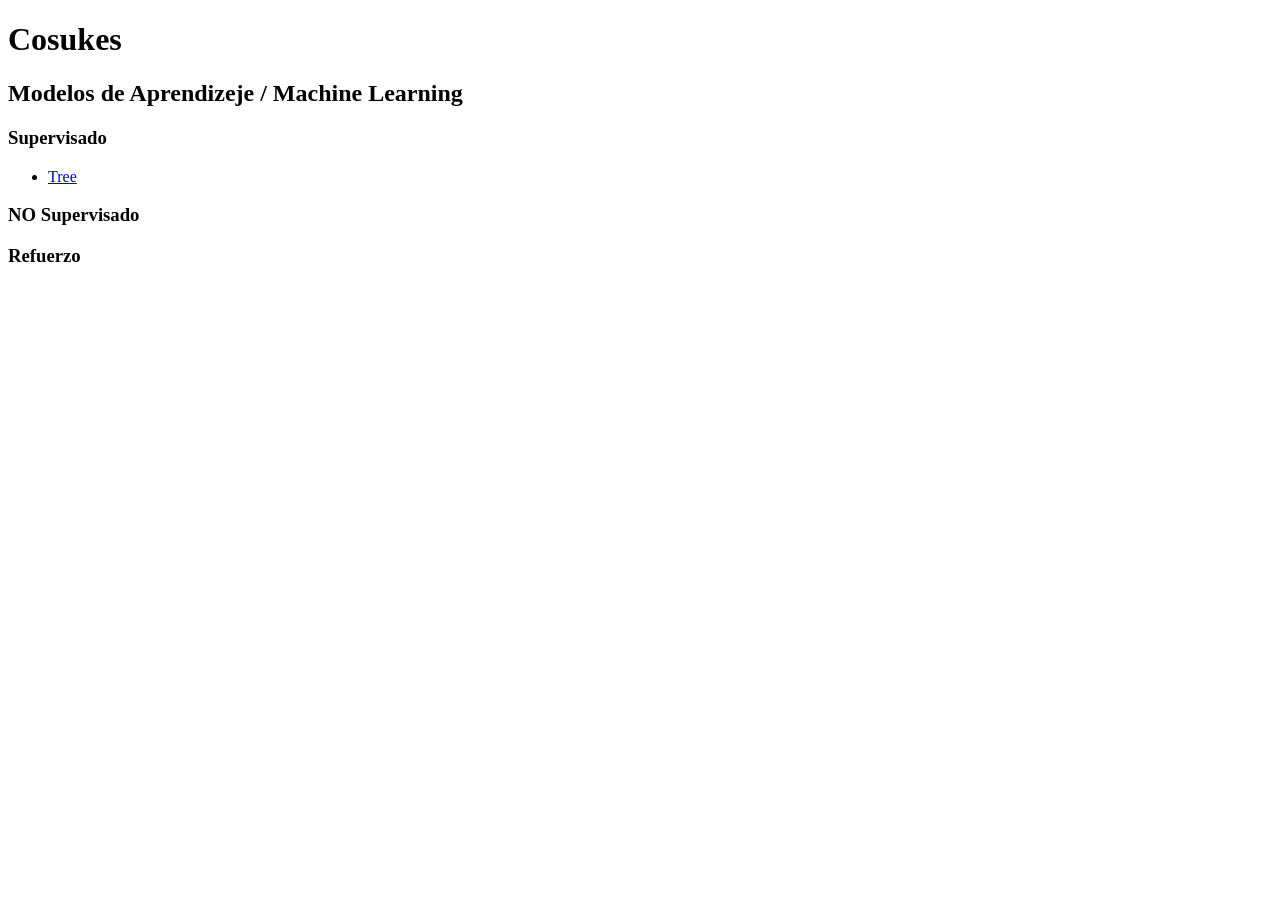
<file: index.html>
<!DOCTYPE html>
<html lang="en">
<head>
    <meta charset="UTF-8">
    <meta name="viewport" content="width=device-width, initial-scale=1.0">
    <title>Document</title>
</head>
<body>


    <h1>Cosukes</h1>

    <h2>Modelos de Aprendizeje / Machine Learning</h2>
    <h3>Supervisado</h3>
        <ul>
            <li><a href="tree.html" target="_blank">Tree</a></li>
        </ul>

    <h3>NO Supervisado</h3>

    <h3>Refuerzo</h3>

    
</body>
</html>
</file>
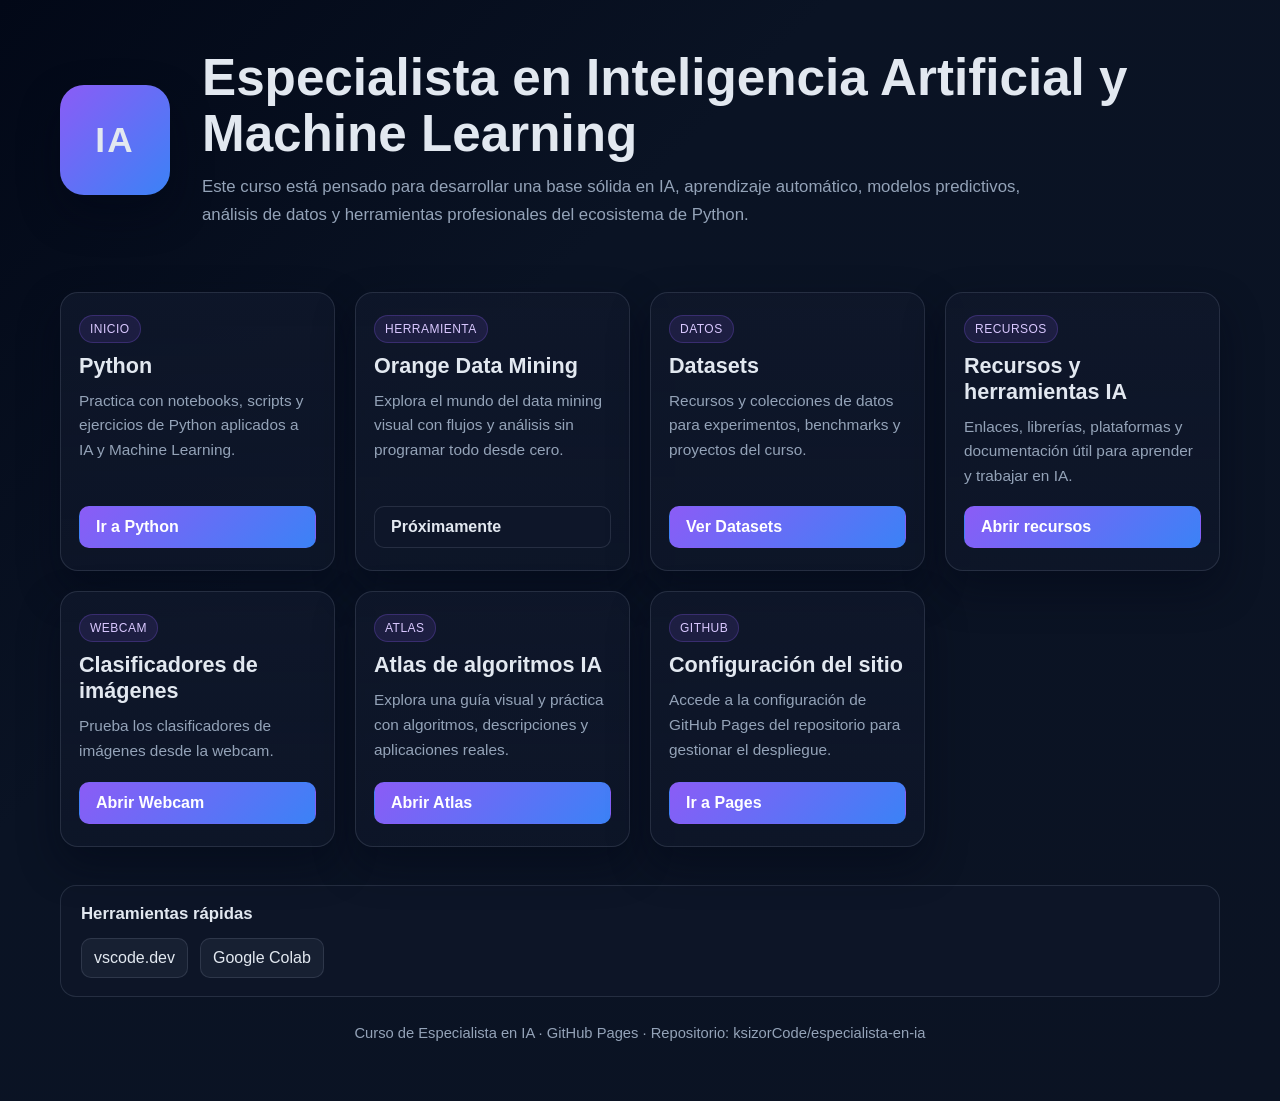
<file: docs/index.html>
<!DOCTYPE html>
<html lang="es-ES">
<head>
    <meta charset="UTF-8">
    <meta name="viewport" content="width=device-width, initial-scale=1.0">
    <title>Especialista en IA</title>
    <style>
        :root {
            --bg: #07111f;
            --bg-alt: #0d1b2a;
            --panel: rgba(15, 23, 42, 0.8);
            --panel-strong: rgba(17, 24, 39, 0.95);
            --text: #e2e8f0;
            --muted: #94a3b8;
            --primary: #8b5cf6;
            --primary-2: #3b82f6;
            --success: #10b981;
            --warning: #f59e0b;
            --border: rgba(148, 163, 184, 0.18);
            --shadow: 0 18px 40px rgba(2, 6, 23, 0.45);
        }

        * { box-sizing: border-box; }

        body {
            margin: 0;
            font-family: "Segoe UI", Tahoma, Geneva, Verdana, sans-serif;
            background: linear-gradient(135deg, #020817 0%, #0a1324 35%, #0b1323 100%);
            color: var(--text);
            min-height: 100vh;
        }

        .container {
            max-width: 1200px;
            margin: 0 auto;
            padding: 32px 20px 60px;
        }

        .hero {
            display: grid;
            grid-template-columns: 120px 1fr;
            gap: 22px;
            align-items: center;
            padding: 18px 0 28px;
        }

        .logo {
            width: 110px;
            height: 110px;
            border-radius: 24px;
            display: flex;
            align-items: center;
            justify-content: center;
            background: linear-gradient(135deg, var(--primary), var(--primary-2));
            box-shadow: var(--shadow);
            font-size: 2.2rem;
            font-weight: 800;
            letter-spacing: 0.06em;
        }

        h1 {
            margin: 0 0 10px;
            font-size: clamp(2.1rem, 4vw, 3.5rem);
            line-height: 1.1;
        }

        .lead {
            margin: 0;
            color: var(--muted);
            font-size: 1.05rem;
            line-height: 1.7;
            max-width: 850px;
        }

        .grid {
            display: grid;
            grid-template-columns: repeat(auto-fit, minmax(220px, 1fr));
            gap: 20px;
            margin-top: 34px;
        }

        .card {
            background: linear-gradient(180deg, rgba(15, 23, 42, 0.9), rgba(15, 23, 42, 0.72));
            border: 1px solid var(--border);
            border-radius: 18px;
            padding: 22px 18px;
            box-shadow: var(--shadow);
            min-height: 200px;
            display: flex;
            flex-direction: column;
            justify-content: space-between;
        }

        .pill {
            display: inline-block;
            padding: 6px 10px;
            border-radius: 999px;
            background: rgba(139, 92, 246, 0.12);
            border: 1px solid rgba(139, 92, 246, 0.25);
            color: #d9c8ff;
            font-size: 0.75rem;
            letter-spacing: 0.04em;
            text-transform: uppercase;
            margin-bottom: 10px;
            width: fit-content;
        }

        .card h2 {
            margin: 0 0 10px;
            font-size: 1.35rem;
        }

        .card p {
            margin: 0 0 18px;
            color: var(--muted);
            line-height: 1.6;
            font-size: 0.96rem;
        }

        .btn {
            display: inline-block;
            text-decoration: none;
            padding: 11px 16px;
            border-radius: 10px;
            font-weight: 700;
            transition: transform 0.2s ease, opacity 0.2s ease;
            border: 1px solid transparent;
        }

        .btn:hover {
            transform: translateY(-1px);
            opacity: 0.96;
        }

        .btn-primary {
            background: linear-gradient(135deg, var(--primary), var(--primary-2));
            color: white;
        }

        .btn-secondary {
            background: rgba(15, 23, 42, 0.95);
            color: var(--text);
            border-color: var(--border);
        }

        .btn-disabled {
            color: #cbd5e1;
            background: rgba(148, 163, 184, 0.08);
            border-color: rgba(148, 163, 184, 0.14);
            cursor: not-allowed;
            pointer-events: none;
        }

        .tools {
            margin-top: 38px;
            padding: 18px 20px;
            border-radius: 16px;
            background: rgba(15, 23, 42, 0.7);
            border: 1px solid var(--border);
        }

        .tools h3 {
            margin: 0 0 14px;
            font-size: 1.05rem;
        }

        .tool-links {
            display: flex;
            flex-wrap: wrap;
            gap: 12px;
        }

        .tool-links a {
            color: var(--text);
            text-decoration: none;
            background: rgba(148, 163, 184, 0.08);
            border: 1px solid var(--border);
            border-radius: 10px;
            padding: 10px 12px;
        }

        footer {
            margin-top: 28px;
            color: var(--muted);
            text-align: center;
            font-size: 0.92rem;
        }

        @media (max-width: 640px) {
            .hero {
                grid-template-columns: 1fr;
            }

            .logo {
                width: 88px;
                height: 88px;
            }
        }
    </style>
</head>
<body>
    <div class="container">
        <header class="hero">
            <div class="logo">IA</div>
            <div>
                <h1>Especialista en Inteligencia Artificial y Machine Learning</h1>
                <p class="lead">
                    Este curso está pensado para desarrollar una base sólida en IA, aprendizaje automático,
                    modelos predictivos, análisis de datos y herramientas profesionales del ecosistema de Python.
                </p>
            </div>
        </header>

        <main class="grid">
            <article class="card">
                <div>
                    <span class="pill">Inicio</span>
                    <h2>Python</h2>
                    <p>Practica con notebooks, scripts y ejercicios de Python aplicados a IA y Machine Learning.</p>
                </div>
                <a class="btn btn-primary" href="./python">Ir a Python</a>
            </article>

            <article class="card">
                <div>
                    <span class="pill">Herramienta</span>
                    <h2>Orange Data Mining</h2>
                    <p>Explora el mundo del data mining visual con flujos y análisis sin programar todo desde cero.</p>
                </div>
                <a class="btn btn-secondary" href="#">Próximamente</a>
            </article>

            <article class="card">
                <div>
                    <span class="pill">Datos</span>
                    <h2>Datasets</h2>
                    <p>Recursos y colecciones de datos para experimentos, benchmarks y proyectos del curso.</p>
                </div>
                <a class="btn btn-primary" href="./datasets">Ver Datasets</a>
            </article>

            <article class="card">
                <div>
                    <span class="pill">Recursos</span>
                    <h2>Recursos y herramientas IA</h2>
                    <p>Enlaces, librerías, plataformas y documentación útil para aprender y trabajar en IA.</p>
                </div>
                <a class="btn btn-primary" href="./recursos">Abrir recursos</a>
            </article>

            <article class="card">
                <div>
                    <span class="pill">Webcam</span>
                    <h2>Clasificadores de imágenes</h2>
                    <p>Prueba los clasificadores de imágenes desde la webcam.</p>
                </div>
                <a class="btn btn-primary" href="./webcam/">Abrir Webcam</a>
            </article>

            <article class="card">
                <div>
                    <span class="pill">Atlas</span>
                    <h2>Atlas de algoritmos IA</h2>
                    <p>Explora una guía visual y práctica con algoritmos, descripciones y aplicaciones reales.</p>
                </div>
                <a class="btn btn-primary" href="https://atlas-algoritmos-ia.ana-canteli.chatgpt.site/" target="_blank" rel="noopener noreferrer">Abrir Atlas</a>
            </article>

            <article class="card">
                <div>
                    <span class="pill">GitHub</span>
                    <h2>Configuración del sitio</h2>
                    <p>Accede a la configuración de GitHub Pages del repositorio para gestionar el despliegue.</p>
                </div>
                <a class="btn btn-primary" href="https://github.com/ksizorCode/especialista-en-ia/settings/pages" target="_blank" rel="noopener noreferrer">Ir a Pages</a>
            </article>
        </main>

        <section class="tools">
            <h3>Herramientas rápidas</h3>
            <div class="tool-links">
                <a href="https://vscode.dev" target="_blank" rel="noopener noreferrer">vscode.dev</a>
                <a href="https://colab.research.google.com" target="_blank" rel="noopener noreferrer">Google Colab</a>
            </div>
        </section>

        <footer>
            Curso de Especialista en IA · GitHub Pages · Repositorio: ksizorCode/especialista-en-ia
        </footer>
    </div>
</body>
</html>
</file>
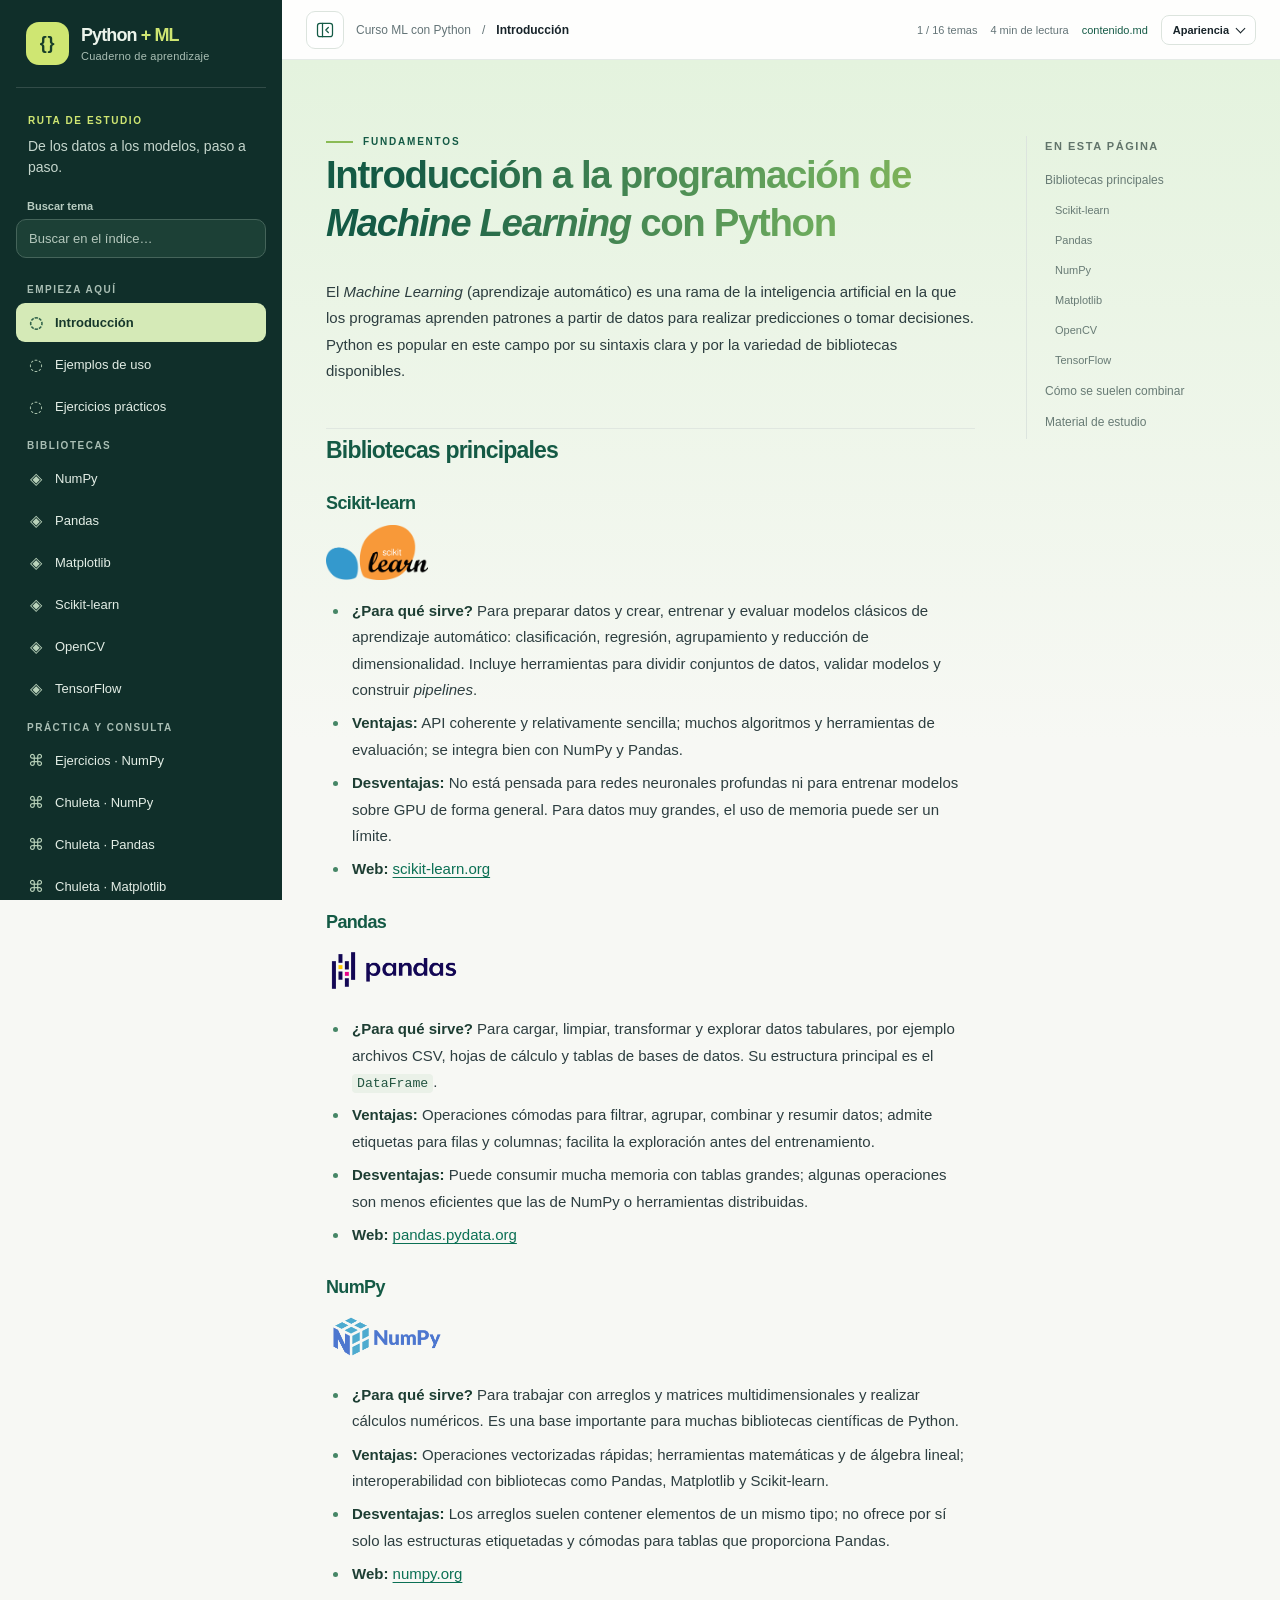
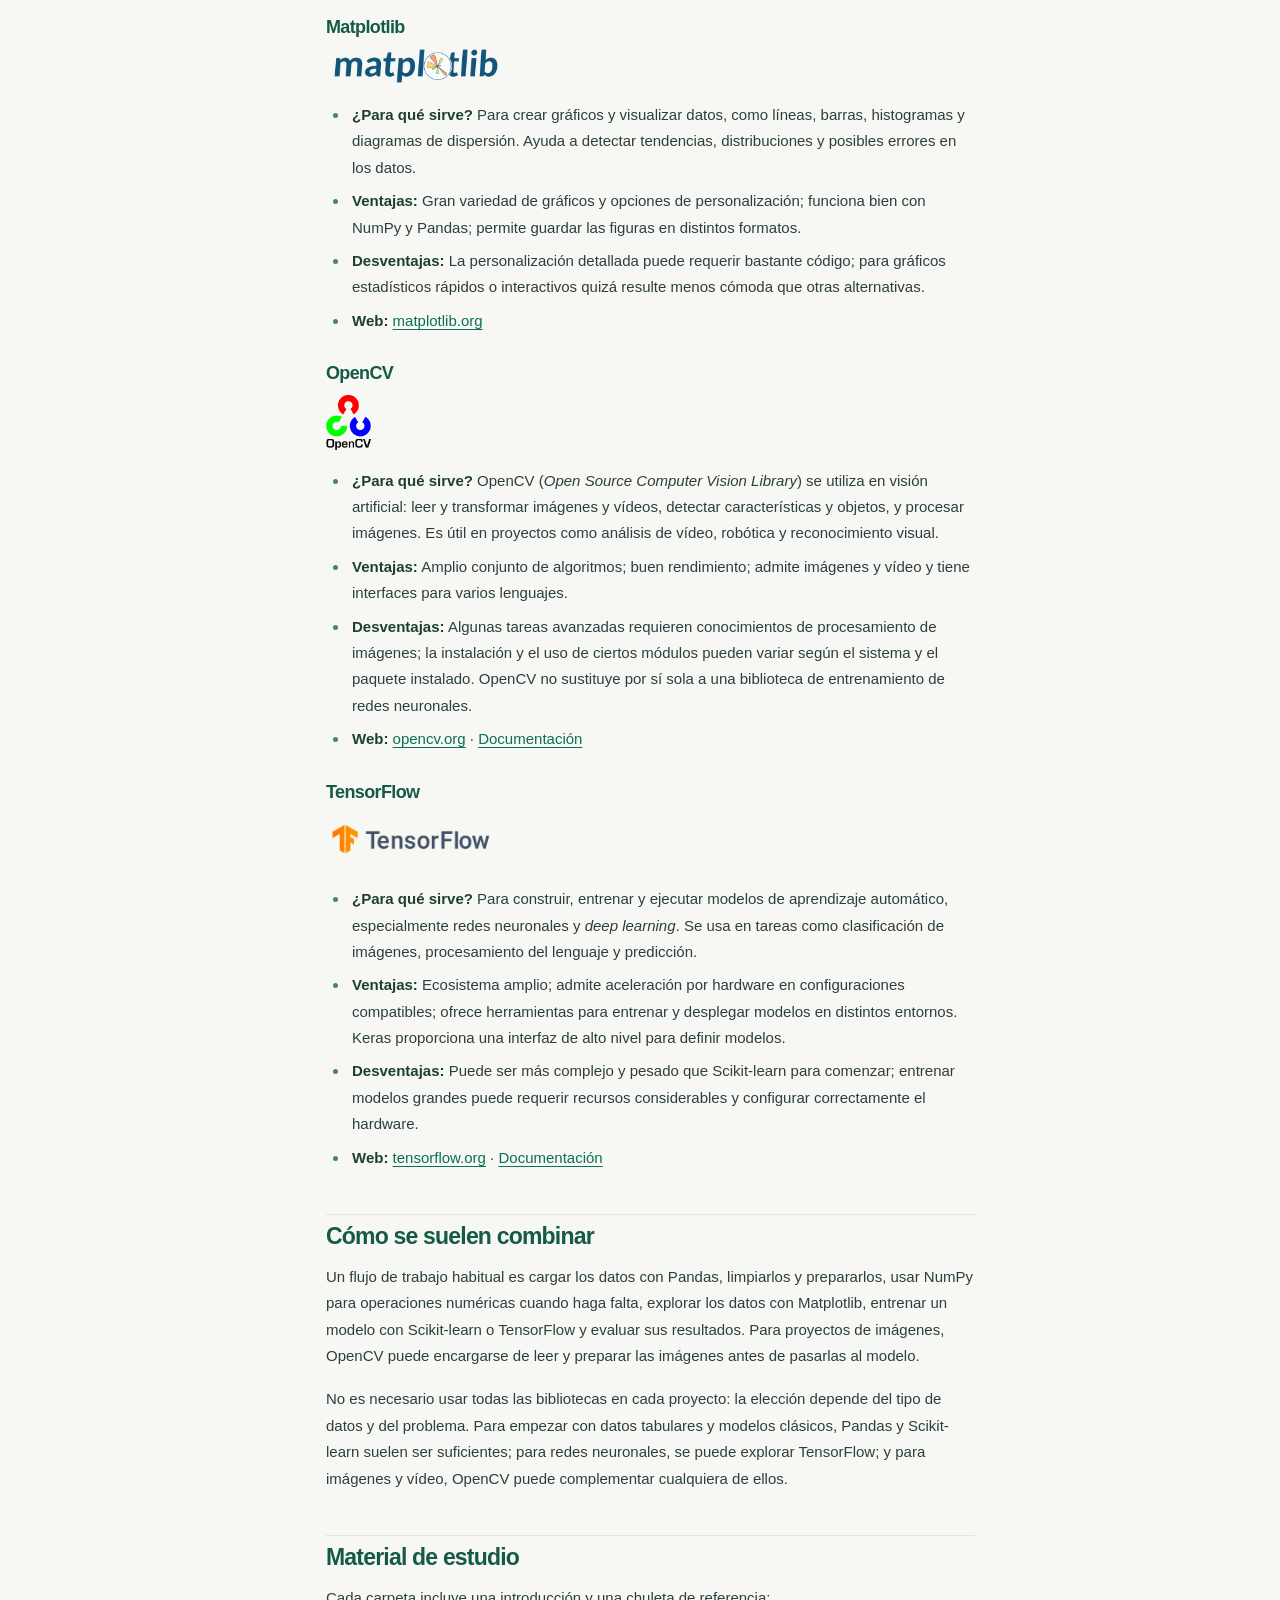
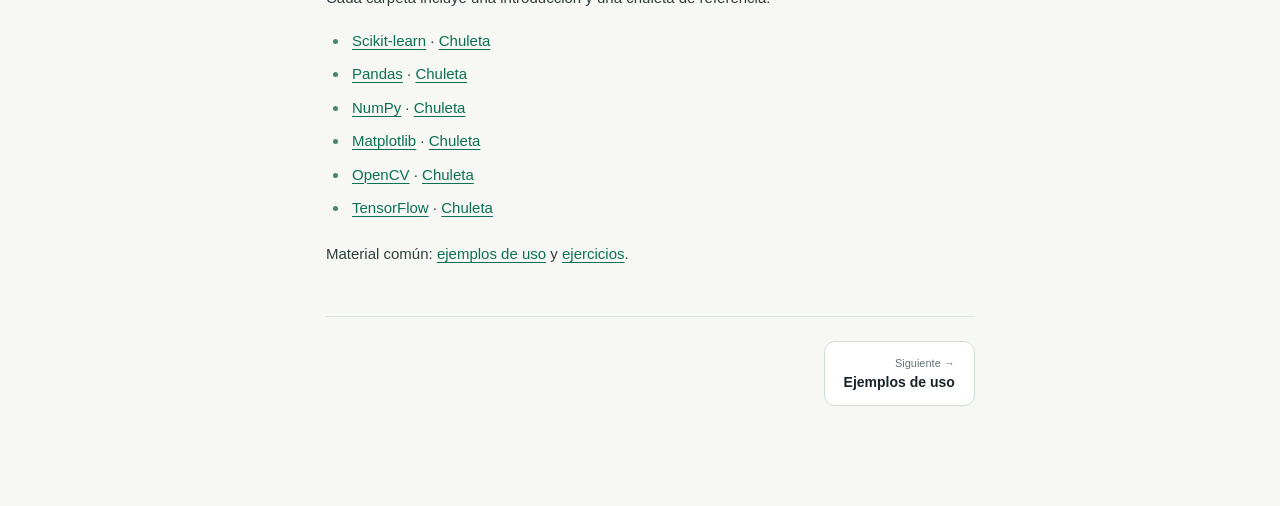
<file: docs/python/index.html>
<!doctype html>
<html lang="es">
<head>
  <meta charset="utf-8">
  <meta name="viewport" content="width=device-width, initial-scale=1">
  <meta name="theme-color" content="#f7f8f4">
  <meta name="description" content="Guía visual y práctica de Machine Learning con Python: Pandas, NumPy, Matplotlib, Scikit-learn, OpenCV y TensorFlow.">
  <title>Aprende ML con Python</title>
  <link rel="stylesheet" href="assets/styles.css">
  <script src="assets/vendor/showdown.min.js" defer></script>
  <script src="assets/content.js" defer></script>
  <script src="assets/app.js" defer></script>
</head>
<body>
  <a class="skip-link" href="#contenido">Saltar al contenido</a>
  <div class="app-shell">
    <aside class="sidebar" id="sidebar" aria-label="Índice del curso">
      <div class="sidebar-content" id="sidebar-content">
        <div class="brand">
          <div class="brand-mark" aria-hidden="true">{ }</div>
          <div>
            <strong>Python <span>+ ML</span></strong>
            <small>Cuaderno de aprendizaje</small>
          </div>
        </div>
        <div class="sidebar-intro">
          <span class="eyebrow">RUTA DE ESTUDIO</span>
          <p>De los datos a los modelos, paso a paso.</p>
        </div>
        <label class="search-label" for="nav-search">Buscar tema</label>
        <input id="nav-search" class="search" type="search" placeholder="Buscar en el índice…" autocomplete="off">
        <nav id="course-nav" aria-label="Temas del curso"></nav>
        <div class="sidebar-foot">
          <span class="status-dot" aria-hidden="true"></span>
          Material abierto para aprender a tu ritmo
        </div>
      </div>
    </aside>
    <div class="sidebar-scrim" id="sidebar-scrim" hidden></div>

    <main class="main" id="contenido">
      <header class="topbar">
        <button class="menu-button desktop-sidebar-toggle" id="sidebar-toggle" type="button" aria-label="Ocultar índice" aria-controls="sidebar" aria-expanded="true">
          <svg class="sidebar-toggle-icon" viewBox="0 0 24 24" fill="none" stroke="currentColor" stroke-width="1.5" stroke-linecap="round" stroke-linejoin="round" aria-hidden="true"><rect x="3" y="4" width="18" height="16" rx="3"/><path d="M9 4v16"/><path class="sidebar-toggle-arrow" d="m16 9-3 3 3 3"/></svg>
        </button>
        <button class="menu-button mobile-menu-button" id="menu-button" type="button" aria-label="Abrir índice" aria-controls="sidebar" aria-expanded="false">
          <span></span><span></span><span></span>
        </button>
        <div class="breadcrumbs"><span class="course-name">Curso ML con Python</span><span class="slash">/</span><a id="current-label" href="#top" title="Volver al inicio de la página">Introducción</a></div>
        <div class="topbar-meta" aria-label="Información de la lección">
          <span class="chapter-count" id="chapter-count"></span>
          <span class="reading-time" id="reading-time"></span>
          <a class="source-file" id="source-file" target="_blank" rel="noopener noreferrer" hidden></a>
          <details class="appearance-menu">
            <summary aria-label="Abrir opciones de apariencia">Apariencia</summary>
            <div class="appearance-panel" aria-label="Opciones de apariencia">
              <div class="appearance-heading">Personaliza tu lectura</div>
              <div class="appearance-field">
              <label for="style-select">Estilo visual</label>
              <select id="style-select">
                <option value="agil">Ágil</option>
                <option value="literatura">Literatura</option>
                <option value="programacion">Programación</option>
                <option value="pop-culture">Pop Culture</option>
              </select>
              </div>
              <div class="text-size-control">
                <span>Tamaño del texto</span>
                <div class="text-size-buttons">
                  <button type="button" id="text-smaller" aria-label="Reducir tamaño del texto">A−</button>
                  <output id="text-size-label" aria-live="polite">100%</output>
                  <button type="button" id="text-larger" aria-label="Aumentar tamaño del texto">A+</button>
                </div>
              </div>
              <button class="theme-toggle" type="button" id="theme-toggle" aria-pressed="false">Activar modo oscuro</button>
              <fieldset class="accessibility-options">
                <legend>Accesibilidad</legend>
                <label><input type="checkbox" id="high-contrast" aria-label="Alto contraste"> Alto contraste</label>
                <label><input type="checkbox" id="underline-links" aria-label="Subrayar enlaces" checked> Subrayar enlaces</label>
                <label><input type="checkbox" id="spacious-reading" aria-label="Más espacio al leer"> Más espacio al leer</label>
                <label><input type="checkbox" id="reduce-motion" aria-label="Reducir movimiento"> Reducir movimiento</label>
              </fieldset>
            </div>
          </details>
        </div>
      </header>

      <div class="page-wrap" id="top">
        <div class="reading-layout">
          <div class="reading-column">
            <div class="lesson-kicker"><span class="kicker-line"></span><span id="section-label">INTRODUCCIÓN</span></div>
            <article class="markdown-body" id="lesson-content" aria-live="polite">
              <p class="loading">Cargando lección…</p>
            </article>
            <nav class="lesson-pager" id="lesson-pager" aria-label="Navegación entre lecciones"></nav>
          </div>
          <aside class="toc" id="toc" aria-label="En esta página">
            <h2>En esta página</h2>
            <nav id="toc-links"></nav>
          </aside>
        </div>
      </div>
    </main>
  </div>
</body>
</html>
</file>
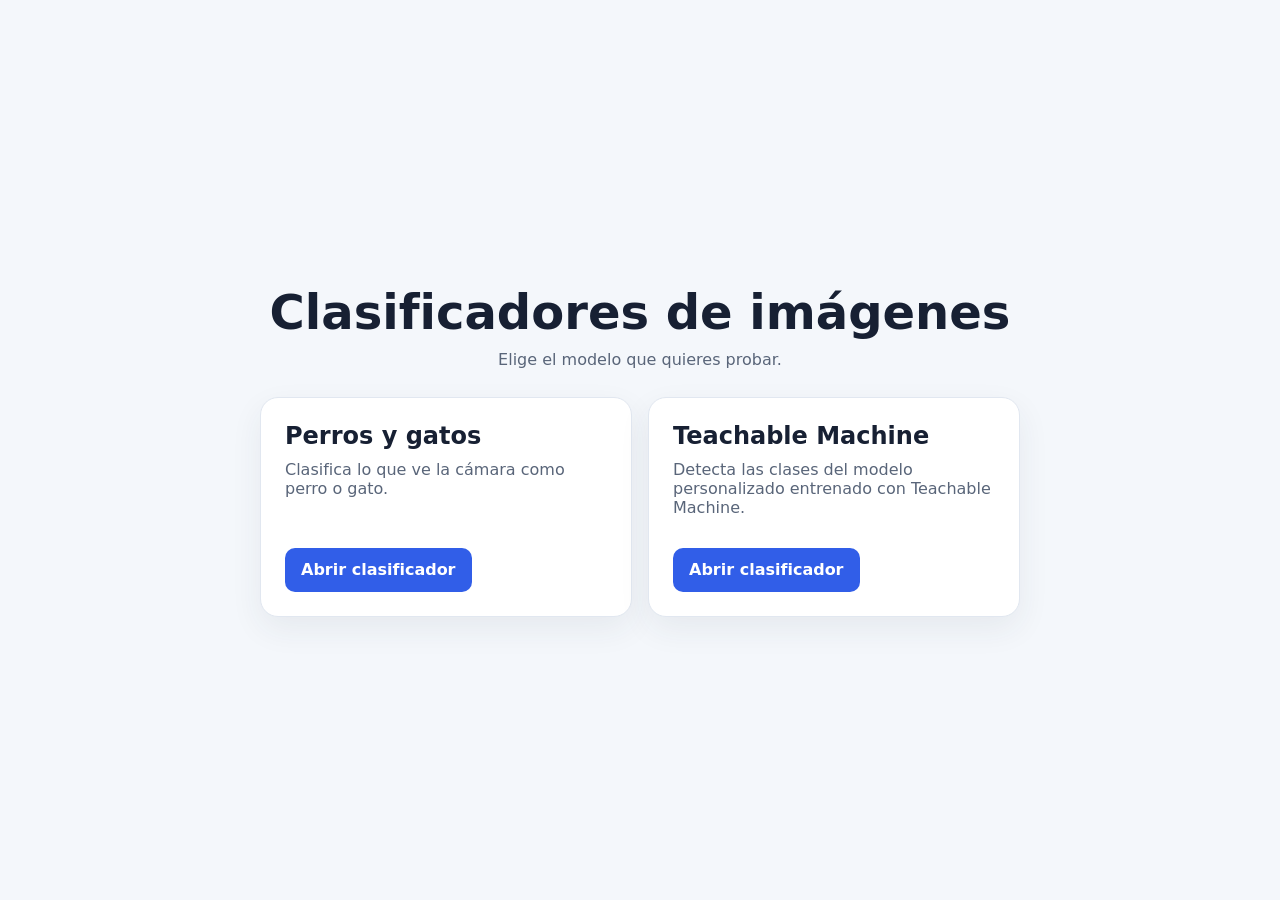
<file: docs/webcam/index.html>
<!doctype html>
<html lang="es">
  <head>
    <meta charset="utf-8">
    <meta name="viewport" content="width=device-width, initial-scale=1">
    <meta name="theme-color" content="#f4f7fb">
    <title>Clasificadores de imágenes</title>
    <style>
      :root {
        color-scheme: light;
        font-family: system-ui, -apple-system, BlinkMacSystemFont, "Segoe UI", sans-serif;
        color: #172033;
        background: #f4f7fb;
      }

      * {
        box-sizing: border-box;
      }

      body {
        display: grid;
        min-height: 100vh;
        margin: 0;
        padding: 32px 16px;
        place-items: center;
      }

      main {
        width: min(100%, 760px);
      }

      h1 {
        margin: 0 0 10px;
        text-align: center;
        font-size: clamp(2rem, 6vw, 3rem);
      }

      .intro {
        margin: 0 0 28px;
        color: #596579;
        text-align: center;
      }

      .tests {
        display: grid;
        grid-template-columns: repeat(auto-fit, minmax(min(100%, 280px), 1fr));
        gap: 16px;
      }

      .test {
        display: flex;
        min-height: 220px;
        flex-direction: column;
        align-items: flex-start;
        padding: 24px;
        border: 1px solid #e1e7f0;
        border-radius: 18px;
        background: #fff;
        box-shadow: 0 12px 32px #26334d12;
      }

      .test h2 {
        margin: 0 0 10px;
      }

      .test p {
        flex: 1;
        margin: 0 0 22px;
        color: #596579;
      }

      .test a {
        display: inline-flex;
        min-height: 44px;
        align-items: center;
        padding: 10px 16px;
        border-radius: 10px;
        color: #fff;
        background: #315ee8;
        font-weight: 650;
        text-decoration: none;
      }

      .test a:hover,
      .test a:focus-visible {
        background: #244bc4;
      }
    </style>
  </head>
  <body>
    <main>
      <h1>Clasificadores de imágenes</h1>
      <p class="intro">Elige el modelo que quieres probar.</p>

      <section class="tests" aria-label="Pruebas disponibles">
        <article class="test">
          <h2>Perros y gatos</h2>
          <p>Clasifica lo que ve la cámara como perro o gato.</p>
          <a href="perrosygatos/">Abrir clasificador</a>
        </article>

        <article class="test">
          <h2>Teachable Machine</h2>
          <p>Detecta las clases del modelo personalizado entrenado con Teachable Machine.</p>
          <a href="tm/">Abrir clasificador</a>
        </article>
      </section>
    </main>
  </body>
</html>
</file>
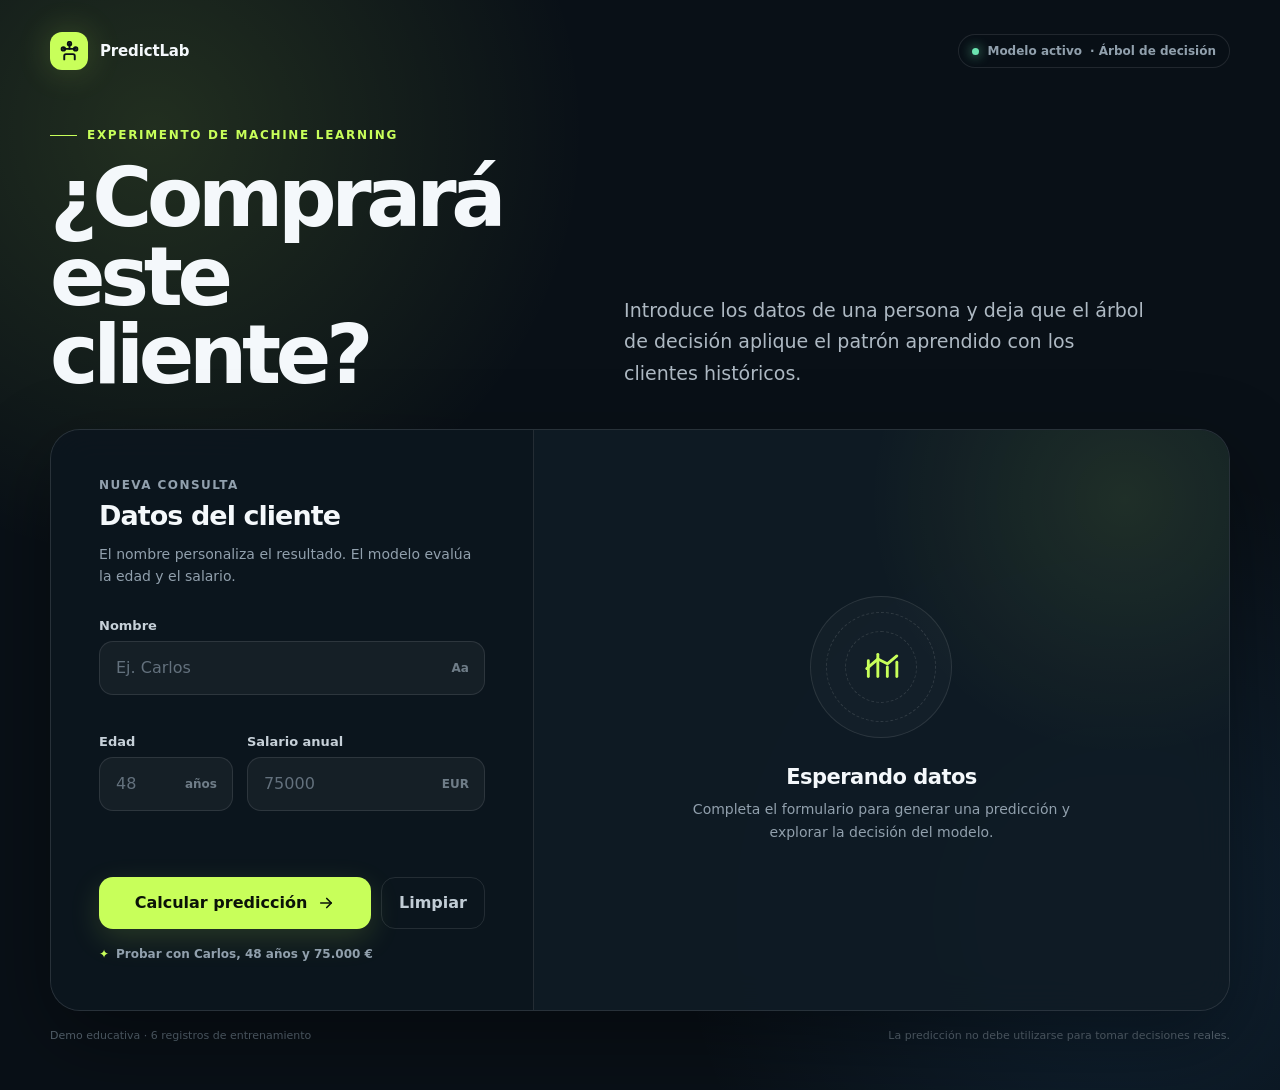
<file: tree.html>
<!doctype html>
<html lang="es">
<head>
  <meta charset="utf-8">
  <meta name="viewport" content="width=device-width, initial-scale=1">
  <meta name="description" content="Aplicación educativa para predecir si un cliente comprará mediante un árbol de decisión.">
  <title>PredictLab · Predicción de compra</title>

  <style>
    :root {
      color-scheme: dark;
      --bg: #091017;
      --panel: rgba(18, 29, 39, 0.82);
      --panel-strong: #111c26;
      --line: rgba(255, 255, 255, 0.1);
      --muted: #91a0ad;
      --text: #f4f8fb;
      --accent: #c8ff5a;
      --accent-dark: #233216;
      --positive: #6ce5b1;
      --positive-dark: #102d27;
      --negative: #ff8a72;
      --negative-dark: #341b1b;
      --warning: #ffc863;
      --radius-xl: 30px;
      --radius-lg: 20px;
      --radius-md: 14px;
      --shadow: 0 28px 80px rgba(0, 0, 0, 0.38);
    }

    * {
      box-sizing: border-box;
    }

    html {
      min-width: 320px;
      background: var(--bg);
    }

    body {
      min-height: 100vh;
      margin: 0;
      overflow-x: hidden;
      color: var(--text);
      font-family: Inter, ui-sans-serif, system-ui, -apple-system, BlinkMacSystemFont, "Segoe UI", sans-serif;
      background:
        radial-gradient(circle at 12% 12%, rgba(200, 255, 90, 0.13), transparent 27rem),
        radial-gradient(circle at 88% 84%, rgba(65, 168, 255, 0.12), transparent 28rem),
        var(--bg);
    }

    body::before {
      position: fixed;
      inset: 0;
      z-index: -1;
      background-image:
        linear-gradient(rgba(255, 255, 255, 0.025) 1px, transparent 1px),
        linear-gradient(90deg, rgba(255, 255, 255, 0.025) 1px, transparent 1px);
      background-size: 54px 54px;
      mask-image: linear-gradient(to bottom, black, transparent 85%);
      content: "";
    }

    button,
    input {
      font: inherit;
    }

    button {
      border: 0;
    }

    .page-shell {
      width: min(1180px, calc(100% - 40px));
      margin: 0 auto;
      padding: 32px 0 48px;
    }

    .topbar {
      display: flex;
      align-items: center;
      justify-content: space-between;
      gap: 20px;
      margin-bottom: 58px;
    }

    .brand {
      display: inline-flex;
      align-items: center;
      gap: 12px;
      color: var(--text);
      font-size: 15px;
      font-weight: 750;
      letter-spacing: -0.01em;
    }

    .brand-mark {
      display: grid;
      width: 38px;
      height: 38px;
      place-items: center;
      border: 1px solid rgba(200, 255, 90, 0.3);
      border-radius: 12px;
      color: var(--bg);
      background: var(--accent);
      box-shadow: 0 0 34px rgba(200, 255, 90, 0.2);
    }

    .brand-mark svg {
      width: 21px;
      height: 21px;
    }

    .model-status {
      display: flex;
      align-items: center;
      gap: 8px;
      padding: 9px 13px;
      border: 1px solid var(--line);
      border-radius: 999px;
      color: var(--muted);
      background: rgba(8, 16, 23, 0.55);
      font-size: 12px;
      font-weight: 650;
    }

    .status-dot {
      width: 7px;
      height: 7px;
      border-radius: 50%;
      background: var(--positive);
      box-shadow: 0 0 12px var(--positive);
    }

    .hero {
      display: grid;
      grid-template-columns: minmax(0, 0.92fr) minmax(0, 1.08fr);
      gap: 58px;
      align-items: end;
      margin-bottom: 34px;
    }

    .eyebrow {
      display: flex;
      align-items: center;
      gap: 10px;
      margin: 0 0 17px;
      color: var(--accent);
      font-size: 12px;
      font-weight: 800;
      letter-spacing: 0.14em;
      text-transform: uppercase;
    }

    .eyebrow::before {
      width: 27px;
      height: 1px;
      background: currentColor;
      content: "";
    }

    h1 {
      max-width: 720px;
      margin: 0;
      font-size: clamp(42px, 6.4vw, 82px);
      line-height: 0.96;
      letter-spacing: -0.065em;
    }

    .hero-copy {
      max-width: 520px;
      margin: 0 0 6px;
      color: #aeb9c3;
      font-size: clamp(16px, 1.8vw, 19px);
      line-height: 1.65;
    }

    .app-grid {
      display: grid;
      grid-template-columns: minmax(300px, 0.82fr) minmax(400px, 1.18fr);
      min-height: 580px;
      overflow: hidden;
      border: 1px solid var(--line);
      border-radius: var(--radius-xl);
      background: var(--panel);
      box-shadow: var(--shadow);
      backdrop-filter: blur(18px);
    }

    .form-panel,
    .result-panel {
      padding: clamp(28px, 4vw, 48px);
    }

    .form-panel {
      border-right: 1px solid var(--line);
      background: rgba(11, 20, 28, 0.63);
    }

    .section-kicker {
      margin: 0 0 8px;
      color: var(--muted);
      font-size: 12px;
      font-weight: 800;
      letter-spacing: 0.12em;
      text-transform: uppercase;
    }

    h2 {
      margin: 0;
      font-size: 27px;
      line-height: 1.2;
      letter-spacing: -0.035em;
    }

    .form-intro {
      margin: 12px 0 30px;
      color: var(--muted);
      font-size: 14px;
      line-height: 1.55;
    }

    .field {
      margin-bottom: 20px;
    }

    .field-row {
      display: grid;
      grid-template-columns: 0.72fr 1.28fr;
      gap: 14px;
    }

    label {
      display: block;
      margin-bottom: 8px;
      color: #c6d0d8;
      font-size: 13px;
      font-weight: 700;
    }

    .input-wrap {
      position: relative;
    }

    input {
      width: 100%;
      height: 54px;
      padding: 0 47px 0 16px;
      border: 1px solid var(--line);
      outline: 0;
      border-radius: var(--radius-md);
      color: var(--text);
      background: rgba(255, 255, 255, 0.045);
      transition: border-color 160ms ease, box-shadow 160ms ease, background 160ms ease;
    }

    input::placeholder {
      color: #63717d;
    }

    input:hover {
      border-color: rgba(255, 255, 255, 0.18);
    }

    input:focus {
      border-color: rgba(200, 255, 90, 0.72);
      background: rgba(200, 255, 90, 0.04);
      box-shadow: 0 0 0 4px rgba(200, 255, 90, 0.09);
    }

    input[aria-invalid="true"] {
      border-color: var(--negative);
      box-shadow: 0 0 0 4px rgba(255, 138, 114, 0.09);
    }

    .input-suffix {
      position: absolute;
      top: 50%;
      right: 16px;
      pointer-events: none;
      color: #6f7d88;
      font-size: 12px;
      font-weight: 750;
      transform: translateY(-50%);
    }

    .field-error {
      min-height: 17px;
      margin: 6px 0 -4px;
      color: var(--negative);
      font-size: 12px;
    }

    .actions {
      display: flex;
      gap: 10px;
      margin-top: 27px;
    }

    .primary-button,
    .secondary-button {
      min-height: 52px;
      border-radius: 14px;
      cursor: pointer;
      font-weight: 800;
      transition: transform 150ms ease, box-shadow 150ms ease, background 150ms ease;
    }

    .primary-button {
      display: flex;
      flex: 1;
      align-items: center;
      justify-content: center;
      gap: 10px;
      padding: 0 20px;
      color: #0b1308;
      background: var(--accent);
      box-shadow: 0 10px 30px rgba(200, 255, 90, 0.15);
    }

    .primary-button:hover {
      box-shadow: 0 14px 36px rgba(200, 255, 90, 0.24);
      transform: translateY(-2px);
    }

    .primary-button:active,
    .secondary-button:active {
      transform: translateY(0);
    }

    .primary-button svg {
      width: 18px;
      height: 18px;
    }

    .secondary-button {
      padding: 0 17px;
      border: 1px solid var(--line);
      color: #c1ccd5;
      background: transparent;
    }

    .secondary-button:hover {
      background: rgba(255, 255, 255, 0.05);
    }

    .sample-link {
      display: inline-flex;
      align-items: center;
      gap: 7px;
      margin-top: 18px;
      padding: 0;
      cursor: pointer;
      color: var(--muted);
      background: transparent;
      font-size: 12px;
      font-weight: 700;
    }

    .sample-link:hover {
      color: var(--text);
    }

    .sample-link span {
      color: var(--accent);
    }

    .result-panel {
      position: relative;
      display: flex;
      min-width: 0;
      flex-direction: column;
      justify-content: center;
      background:
        radial-gradient(circle at 85% 12%, rgba(200, 255, 90, 0.09), transparent 16rem),
        rgba(16, 27, 36, 0.62);
    }

    .empty-state {
      display: grid;
      max-width: 390px;
      margin: auto;
      place-items: center;
      text-align: center;
    }

    .empty-visual {
      position: relative;
      display: grid;
      width: 142px;
      height: 142px;
      margin-bottom: 27px;
      place-items: center;
      border: 1px solid var(--line);
      border-radius: 50%;
      background: rgba(255, 255, 255, 0.025);
    }

    .empty-visual::before,
    .empty-visual::after {
      position: absolute;
      border: 1px dashed rgba(255, 255, 255, 0.12);
      border-radius: 50%;
      content: "";
    }

    .empty-visual::before {
      inset: 15px;
    }

    .empty-visual::after {
      inset: 34px;
    }

    .empty-visual svg {
      z-index: 1;
      width: 38px;
      height: 38px;
      color: var(--accent);
    }

    .empty-state h3 {
      margin: 0 0 9px;
      font-size: 21px;
      letter-spacing: -0.025em;
    }

    .empty-state p {
      margin: 0;
      color: var(--muted);
      font-size: 14px;
      line-height: 1.6;
    }

    .prediction-state {
      display: none;
      animation: reveal 420ms cubic-bezier(0.2, 0.8, 0.2, 1) both;
    }

    .result-panel.has-result .empty-state {
      display: none;
    }

    .result-panel.has-result .prediction-state {
      display: block;
    }

    @keyframes reveal {
      from {
        opacity: 0;
        transform: translateY(12px) scale(0.985);
      }
      to {
        opacity: 1;
        transform: translateY(0) scale(1);
      }
    }

    .result-heading {
      display: flex;
      align-items: flex-start;
      justify-content: space-between;
      gap: 20px;
      margin-bottom: 28px;
    }

    .prediction-label {
      display: inline-flex;
      align-items: center;
      gap: 8px;
      margin-bottom: 13px;
      padding: 7px 10px;
      border: 1px solid transparent;
      border-radius: 999px;
      font-size: 11px;
      font-weight: 850;
      letter-spacing: 0.08em;
      text-transform: uppercase;
    }

    .prediction-label::before {
      width: 6px;
      height: 6px;
      border-radius: 50%;
      background: currentColor;
      content: "";
    }

    .prediction-title {
      max-width: 450px;
      margin: 0;
      font-size: clamp(32px, 4vw, 49px);
      line-height: 1.02;
      letter-spacing: -0.055em;
    }

    .result-panel[data-result="positive"] .prediction-label {
      border-color: rgba(108, 229, 177, 0.22);
      color: var(--positive);
      background: var(--positive-dark);
    }

    .result-panel[data-result="negative"] .prediction-label {
      border-color: rgba(255, 138, 114, 0.22);
      color: var(--negative);
      background: var(--negative-dark);
    }

    .score-ring {
      --score-angle: 0deg;
      position: relative;
      display: grid;
      width: 104px;
      height: 104px;
      flex: 0 0 104px;
      place-items: center;
      border-radius: 50%;
      background: conic-gradient(var(--ring-color) var(--score-angle), rgba(255, 255, 255, 0.08) 0);
      transition: background 400ms ease;
    }

    .score-ring::before {
      position: absolute;
      inset: 7px;
      border-radius: 50%;
      background: var(--panel-strong);
      content: "";
    }

    .result-panel[data-result="positive"] .score-ring {
      --ring-color: var(--positive);
    }

    .result-panel[data-result="negative"] .score-ring {
      --ring-color: var(--negative);
    }

    .score-value {
      z-index: 1;
      text-align: center;
    }

    .score-value strong {
      display: block;
      font-size: 24px;
      letter-spacing: -0.04em;
    }

    .score-value span {
      color: var(--muted);
      font-size: 9px;
      font-weight: 800;
      letter-spacing: 0.09em;
      text-transform: uppercase;
    }

    .decision-card {
      padding: 20px;
      border: 1px solid var(--line);
      border-radius: var(--radius-lg);
      background: rgba(5, 12, 18, 0.42);
    }

    .decision-card-header {
      display: flex;
      align-items: center;
      justify-content: space-between;
      gap: 12px;
      margin-bottom: 18px;
    }

    .decision-card-header h3 {
      margin: 0;
      font-size: 14px;
    }

    .tree-tag {
      padding: 5px 8px;
      border-radius: 7px;
      color: var(--accent);
      background: var(--accent-dark);
      font-family: ui-monospace, SFMono-Regular, Menlo, monospace;
      font-size: 10px;
      font-weight: 700;
    }

    .rule-track {
      position: relative;
      height: 9px;
      margin: 42px 0 13px;
      border-radius: 999px;
      background: linear-gradient(90deg, var(--negative) 0 50%, var(--positive) 50% 100%);
    }

    .rule-threshold {
      position: absolute;
      top: -31px;
      left: 50%;
      color: #dce4e9;
      font-size: 10px;
      font-weight: 800;
      transform: translateX(-50%);
    }

    .rule-threshold::after {
      display: block;
      width: 1px;
      height: 24px;
      margin: 3px auto 0;
      background: rgba(255, 255, 255, 0.42);
      content: "";
    }

    .client-marker {
      position: absolute;
      top: 50%;
      left: 0;
      width: 17px;
      height: 17px;
      border: 4px solid #111c26;
      border-radius: 50%;
      background: white;
      box-shadow: 0 0 0 2px rgba(255, 255, 255, 0.3);
      transform: translate(-50%, -50%);
      transition: left 650ms cubic-bezier(0.2, 0.8, 0.2, 1);
    }

    .rule-labels {
      display: flex;
      justify-content: space-between;
      color: var(--muted);
      font-size: 10px;
      font-weight: 750;
    }

    .result-meta {
      display: grid;
      grid-template-columns: repeat(3, 1fr);
      gap: 10px;
      margin-top: 14px;
    }

    .meta-item {
      min-width: 0;
      padding: 13px;
      border: 1px solid var(--line);
      border-radius: 13px;
      background: rgba(255, 255, 255, 0.025);
    }

    .meta-item span {
      display: block;
      margin-bottom: 5px;
      color: var(--muted);
      font-size: 9px;
      font-weight: 800;
      letter-spacing: 0.08em;
      text-transform: uppercase;
    }

    .meta-item strong {
      display: block;
      overflow: hidden;
      font-size: 13px;
      text-overflow: ellipsis;
      white-space: nowrap;
    }

    .model-note {
      display: flex;
      gap: 11px;
      margin: 18px 0 0;
      padding: 13px 15px;
      border: 1px solid rgba(255, 200, 99, 0.15);
      border-radius: 13px;
      color: #aeb8c0;
      background: rgba(255, 200, 99, 0.05);
      font-size: 11px;
      line-height: 1.5;
    }

    .model-note svg {
      width: 16px;
      height: 16px;
      flex: 0 0 16px;
      color: var(--warning);
    }

    .footer {
      display: flex;
      justify-content: space-between;
      gap: 20px;
      margin-top: 18px;
      color: #596773;
      font-size: 11px;
    }

    @media (max-width: 880px) {
      .hero {
        grid-template-columns: 1fr;
        gap: 25px;
        align-items: start;
      }

      .app-grid {
        grid-template-columns: 1fr;
      }

      .form-panel {
        border-right: 0;
        border-bottom: 1px solid var(--line);
      }

      .result-panel {
        min-height: 510px;
      }
    }

    @media (max-width: 560px) {
      .page-shell {
        width: min(100% - 24px, 1180px);
        padding-top: 18px;
      }

      .topbar {
        margin-bottom: 42px;
      }

      .model-status span:last-child {
        display: none;
      }

      .field-row,
      .result-meta {
        grid-template-columns: 1fr;
      }

      .result-heading {
        flex-direction: column-reverse;
      }

      .score-ring {
        width: 84px;
        height: 84px;
        flex-basis: 84px;
      }

      .actions {
        flex-direction: column;
      }

      .footer {
        flex-direction: column;
        gap: 6px;
      }
    }

    @media (prefers-reduced-motion: reduce) {
      *,
      *::before,
      *::after {
        scroll-behavior: auto !important;
        transition-duration: 0.01ms !important;
        animation-duration: 0.01ms !important;
        animation-iteration-count: 1 !important;
      }
    }
  </style>
</head>

<body>
  <main class="page-shell">
    <header class="topbar">
      <div class="brand" aria-label="PredictLab">
        <span class="brand-mark" aria-hidden="true">
          <svg viewBox="0 0 24 24" fill="none" stroke="currentColor" stroke-width="2.2" stroke-linecap="round" stroke-linejoin="round">
            <path d="M12 3v6"></path>
            <path d="M6 21v-4a2 2 0 0 1 2-2h8a2 2 0 0 1 2 2v4"></path>
            <path d="M5 9h14"></path>
            <circle cx="5" cy="9" r="2"></circle>
            <circle cx="19" cy="9" r="2"></circle>
            <circle cx="12" cy="3" r="2"></circle>
          </svg>
        </span>
        <span>PredictLab</span>
      </div>

      <div class="model-status" title="El modelo está disponible en el navegador">
        <span class="status-dot" aria-hidden="true"></span>
        <span>Modelo activo</span>
        <span>· Árbol de decisión</span>
      </div>
    </header>

    <section class="hero" aria-labelledby="page-title">
      <div>
        <p class="eyebrow">Experimento de Machine Learning</p>
        <h1 id="page-title">¿Comprará<br>este cliente?</h1>
      </div>
      <p class="hero-copy">
        Introduce los datos de una persona y deja que el árbol de decisión aplique el patrón aprendido con los clientes históricos.
      </p>
    </section>

    <section class="app-grid" aria-label="Aplicación de predicción de compra">
      <div class="form-panel">
        <p class="section-kicker">Nueva consulta</p>
        <h2>Datos del cliente</h2>
        <p class="form-intro">El nombre personaliza el resultado. El modelo evalúa la edad y el salario.</p>

        <form id="prediction-form" novalidate>
          <div class="field">
            <label for="client-name">Nombre</label>
            <div class="input-wrap">
              <input id="client-name" name="name" type="text" autocomplete="name" maxlength="40" placeholder="Ej. Carlos" required>
              <span class="input-suffix" aria-hidden="true">Aa</span>
            </div>
            <p class="field-error" id="name-error" aria-live="polite"></p>
          </div>

          <div class="field-row">
            <div class="field">
              <label for="client-age">Edad</label>
              <div class="input-wrap">
                <input id="client-age" name="age" type="number" inputmode="numeric" min="0" max="120" step="1" placeholder="48" required>
                <span class="input-suffix" aria-hidden="true">años</span>
              </div>
              <p class="field-error" id="age-error" aria-live="polite"></p>
            </div>

            <div class="field">
              <label for="client-salary">Salario anual</label>
              <div class="input-wrap">
                <input id="client-salary" name="salary" type="number" inputmode="decimal" min="0" max="1000000" step="100" placeholder="75000" required>
                <span class="input-suffix" aria-hidden="true">EUR</span>
              </div>
              <p class="field-error" id="salary-error" aria-live="polite"></p>
            </div>
          </div>

          <div class="actions">
            <button class="primary-button" type="submit">
              Calcular predicción
              <svg aria-hidden="true" viewBox="0 0 24 24" fill="none" stroke="currentColor" stroke-width="2.2" stroke-linecap="round" stroke-linejoin="round">
                <path d="M5 12h14"></path>
                <path d="m13 6 6 6-6 6"></path>
              </svg>
            </button>
            <button class="secondary-button" id="reset-button" type="button">Limpiar</button>
          </div>

          <button class="sample-link" id="sample-button" type="button">
            <span aria-hidden="true">✦</span> Probar con Carlos, 48 años y 75.000 €
          </button>
        </form>
      </div>

      <div class="result-panel" id="result-panel" aria-live="polite">
        <div class="empty-state">
          <div class="empty-visual" aria-hidden="true">
            <svg viewBox="0 0 24 24" fill="none" stroke="currentColor" stroke-width="1.8" stroke-linecap="round" stroke-linejoin="round">
              <path d="M4 18V8"></path>
              <path d="M10 18V4"></path>
              <path d="M16 18v-6"></path>
              <path d="M22 18V9"></path>
              <path d="m3 13 7-6 6 3 6-5"></path>
            </svg>
          </div>
          <h3>Esperando datos</h3>
          <p>Completa el formulario para generar una predicción y explorar la decisión del modelo.</p>
        </div>

        <div class="prediction-state">
          <div class="result-heading">
            <div>
              <span class="prediction-label" id="prediction-label">Predicción positiva</span>
              <h2 class="prediction-title" id="prediction-title">Carlos probablemente comprará.</h2>
            </div>

            <div class="score-ring" id="score-ring" aria-label="Confianza del modelo">
              <div class="score-value">
                <strong id="score-value">100%</strong>
                <span>confianza</span>
              </div>
            </div>
          </div>

          <div class="decision-card">
            <div class="decision-card-header">
              <h3>Ruta de decisión</h3>
              <span class="tree-tag">nodo 01</span>
            </div>

            <div class="rule-track" aria-hidden="true">
              <span class="rule-threshold">50.000 €</span>
              <span class="client-marker" id="client-marker"></span>
            </div>
            <div class="rule-labels" aria-hidden="true">
              <span>No compra</span>
              <span>Sí compra</span>
            </div>

            <div class="result-meta">
              <div class="meta-item">
                <span>Cliente</span>
                <strong id="result-name">Carlos</strong>
              </div>
              <div class="meta-item">
                <span>Edad</span>
                <strong id="result-age">48 años</strong>
              </div>
              <div class="meta-item">
                <span>Salario</span>
                <strong id="result-salary">75.000 €</strong>
              </div>
            </div>
          </div>

          <p class="model-note">
            <svg aria-hidden="true" viewBox="0 0 24 24" fill="none" stroke="currentColor" stroke-width="2" stroke-linecap="round" stroke-linejoin="round">
              <circle cx="12" cy="12" r="9"></circle>
              <path d="M12 11v5"></path>
              <path d="M12 8h.01"></path>
            </svg>
            <span id="decision-explanation">El salario supera el umbral de 50.000 € aprendido por el árbol.</span>
          </p>
        </div>
      </div>
    </section>

    <footer class="footer">
      <span>Demo educativa · 6 registros de entrenamiento</span>
      <span>La predicción no debe utilizarse para tomar decisiones reales.</span>
    </footer>
  </main>

  <script>
    "use strict";

    const SALARY_THRESHOLD = 50000;
    const MAX_SALARY_SCALE = 100000;

    const form = document.querySelector("#prediction-form");
    const resetButton = document.querySelector("#reset-button");
    const sampleButton = document.querySelector("#sample-button");
    const resultPanel = document.querySelector("#result-panel");

    const inputs = {
      name: document.querySelector("#client-name"),
      age: document.querySelector("#client-age"),
      salary: document.querySelector("#client-salary"),
    };

    const errors = {
      name: document.querySelector("#name-error"),
      age: document.querySelector("#age-error"),
      salary: document.querySelector("#salary-error"),
    };

    const output = {
      label: document.querySelector("#prediction-label"),
      title: document.querySelector("#prediction-title"),
      scoreRing: document.querySelector("#score-ring"),
      scoreValue: document.querySelector("#score-value"),
      marker: document.querySelector("#client-marker"),
      name: document.querySelector("#result-name"),
      age: document.querySelector("#result-age"),
      salary: document.querySelector("#result-salary"),
      explanation: document.querySelector("#decision-explanation"),
    };

    const currencyFormatter = new Intl.NumberFormat("es-ES", {
      style: "currency",
      currency: "EUR",
      maximumFractionDigits: 0,
    });

    function setError(field, message) {
      errors[field].textContent = message;
      inputs[field].setAttribute("aria-invalid", message ? "true" : "false");
    }

    function clearErrors() {
      Object.keys(errors).forEach((field) => setError(field, ""));
    }

    function validateForm() {
      clearErrors();

      const name = inputs.name.value.trim();
      const age = Number(inputs.age.value);
      const salary = Number(inputs.salary.value);
      let isValid = true;

      if (!name) {
        setError("name", "Introduce el nombre del cliente.");
        isValid = false;
      }

      if (inputs.age.value === "" || !Number.isFinite(age) || age < 0 || age > 120) {
        setError("age", "Usa una edad entre 0 y 120.");
        isValid = false;
      }

      if (inputs.salary.value === "" || !Number.isFinite(salary) || salary < 0 || salary > 1000000) {
        setError("salary", "Usa un salario entre 0 y 1.000.000 €.");
        isValid = false;
      }

      return isValid ? { name, age, salary } : null;
    }

    function predictPurchase(salary) {
      const willBuy = salary > SALARY_THRESHOLD;

      return {
        willBuy,
        confidence: 100,
        probabilityYes: willBuy ? 100 : 0,
        probabilityNo: willBuy ? 0 : 100,
      };
    }

    function markerPosition(salary) {
      const boundedSalary = Math.min(Math.max(salary, 0), MAX_SALARY_SCALE);
      return Math.max(2, Math.min(98, (boundedSalary / MAX_SALARY_SCALE) * 100));
    }

    function renderPrediction(client, prediction) {
      const resultType = prediction.willBuy ? "positive" : "negative";
      const verb = prediction.willBuy ? "probablemente comprará" : "probablemente no comprará";

      resultPanel.dataset.result = resultType;
      resultPanel.classList.remove("has-result");

      void resultPanel.offsetWidth;

      output.label.textContent = prediction.willBuy ? "Predicción positiva" : "Predicción negativa";
      output.title.textContent = `${client.name} ${verb}.`;
      output.scoreValue.textContent = `${prediction.confidence}%`;
      output.scoreRing.style.setProperty("--score-angle", `${prediction.confidence * 3.6}deg`);
      output.marker.style.left = `${markerPosition(client.salary)}%`;
      output.name.textContent = client.name;
      output.age.textContent = `${client.age} años`;
      output.salary.textContent = currencyFormatter.format(client.salary);
      output.explanation.textContent = prediction.willBuy
        ? `El salario supera el umbral de ${currencyFormatter.format(SALARY_THRESHOLD)} aprendido por el árbol.`
        : `El salario no supera el umbral de ${currencyFormatter.format(SALARY_THRESHOLD)} aprendido por el árbol.`;

      resultPanel.classList.add("has-result");
    }

    form.addEventListener("submit", (event) => {
      event.preventDefault();

      const client = validateForm();
      if (!client) {
        const firstInvalidInput = form.querySelector('[aria-invalid="true"]');
        firstInvalidInput?.focus();
        return;
      }

      renderPrediction(client, predictPurchase(client.salary));
    });

    resetButton.addEventListener("click", () => {
      form.reset();
      clearErrors();
      resultPanel.classList.remove("has-result");
      delete resultPanel.dataset.result;
      inputs.name.focus();
    });

    sampleButton.addEventListener("click", () => {
      inputs.name.value = "Carlos";
      inputs.age.value = "48";
      inputs.salary.value = "75000";
      clearErrors();
      renderPrediction(
        { name: "Carlos", age: 48, salary: 75000 },
        predictPurchase(75000),
      );
    });

    Object.entries(inputs).forEach(([field, input]) => {
      input.addEventListener("input", () => setError(field, ""));
    });
  </script>
</body>
</html>
</file>
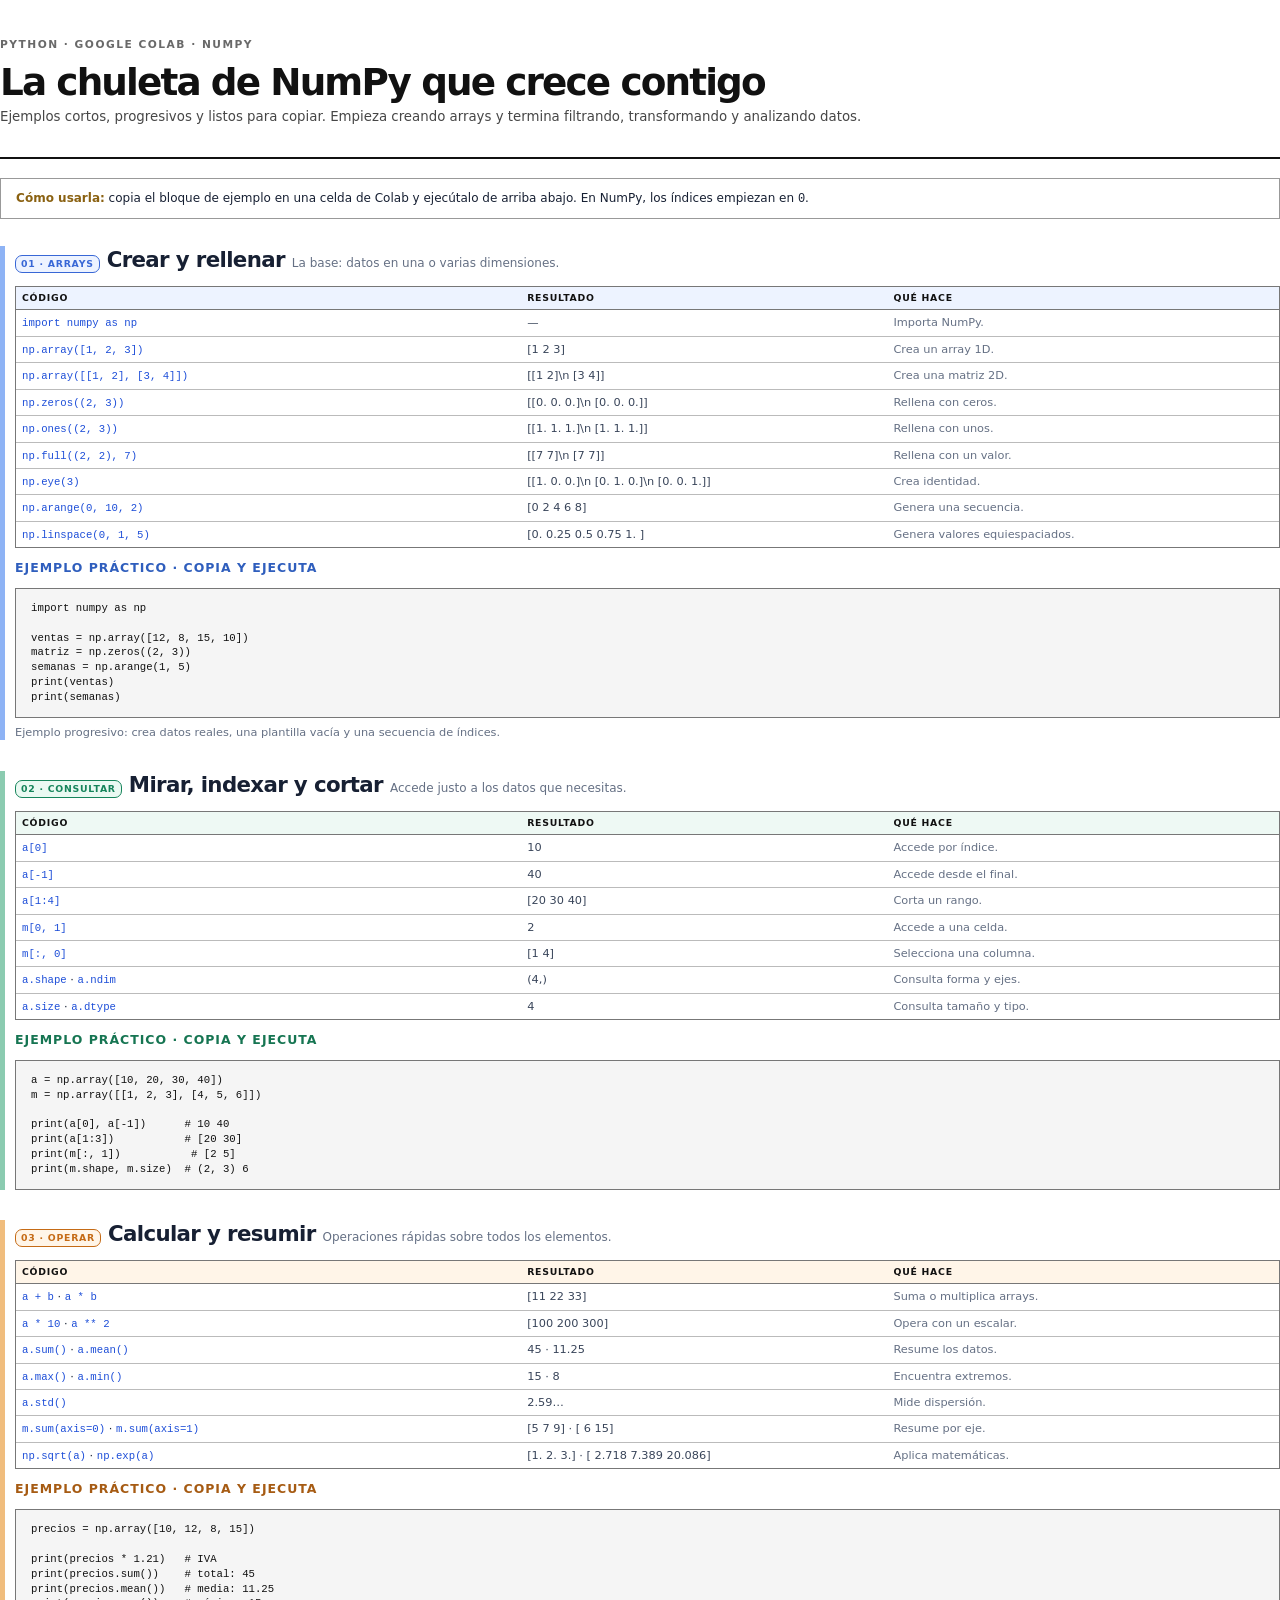
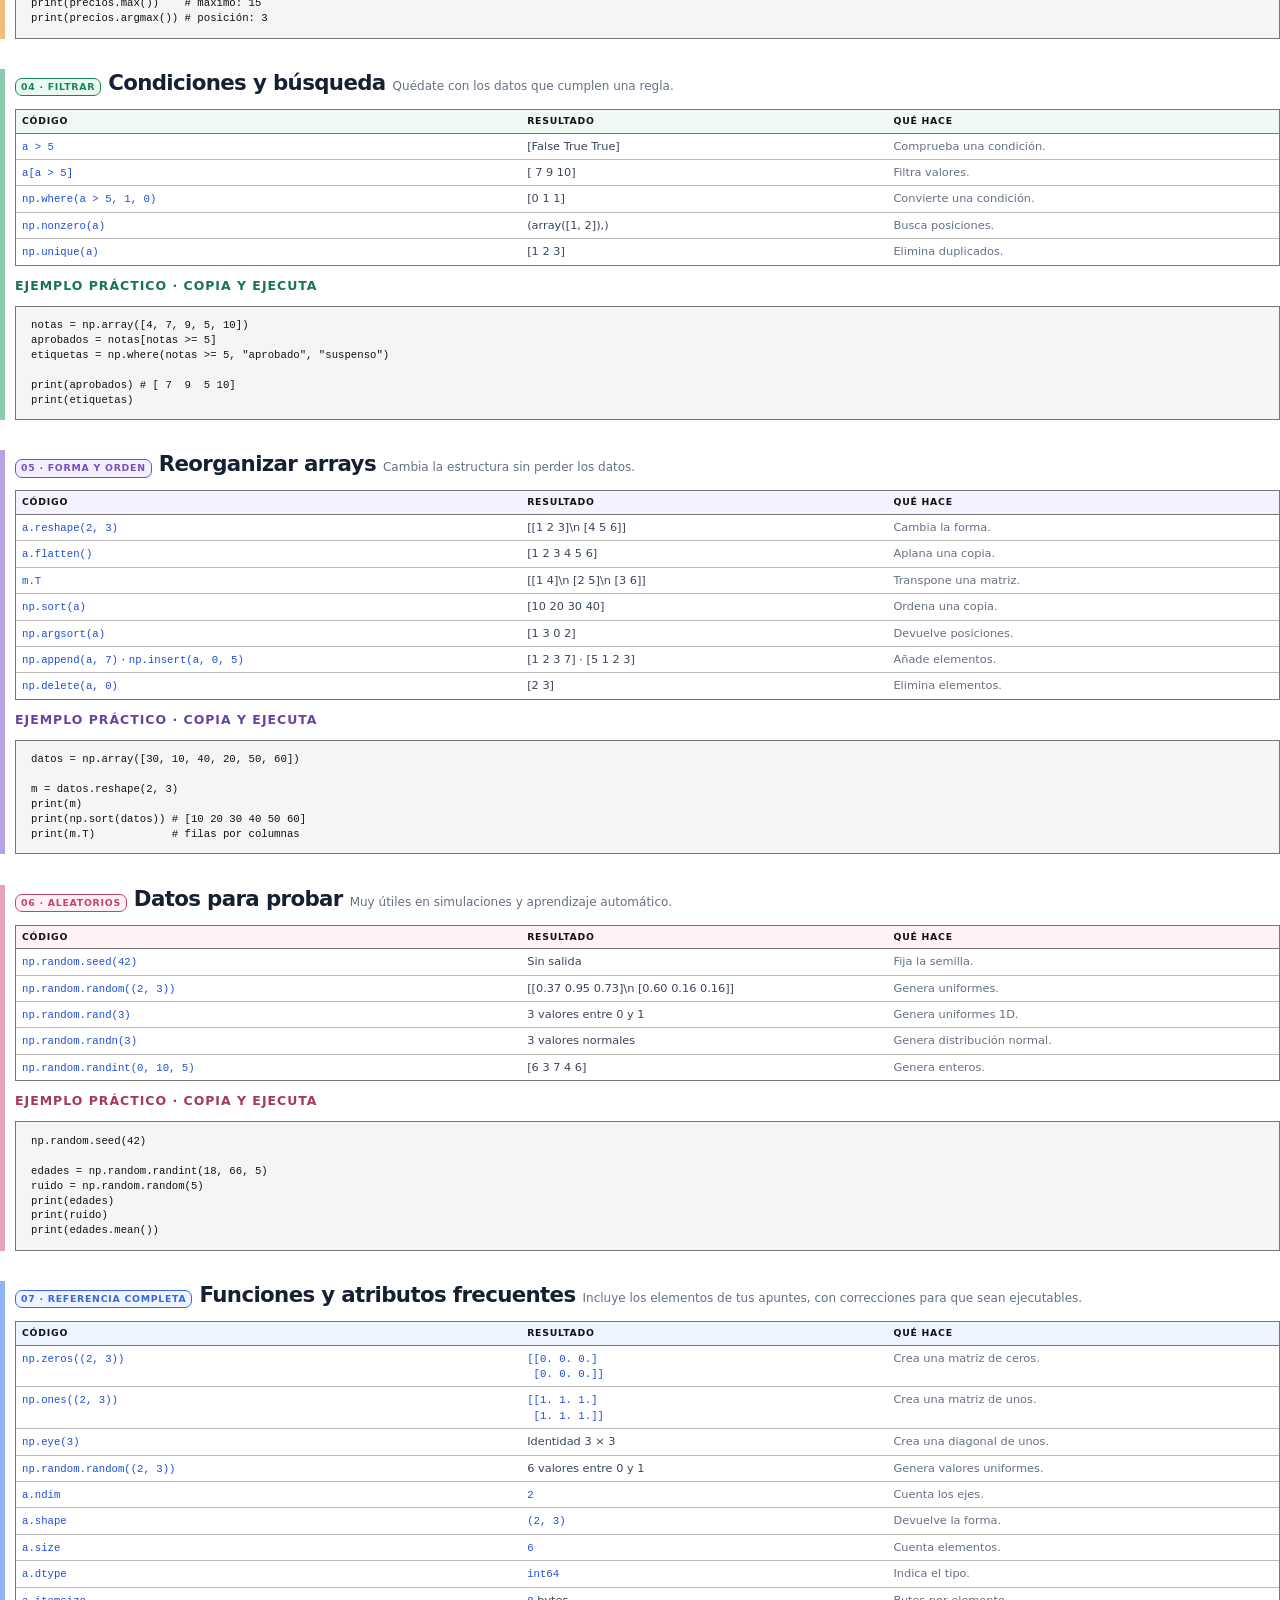
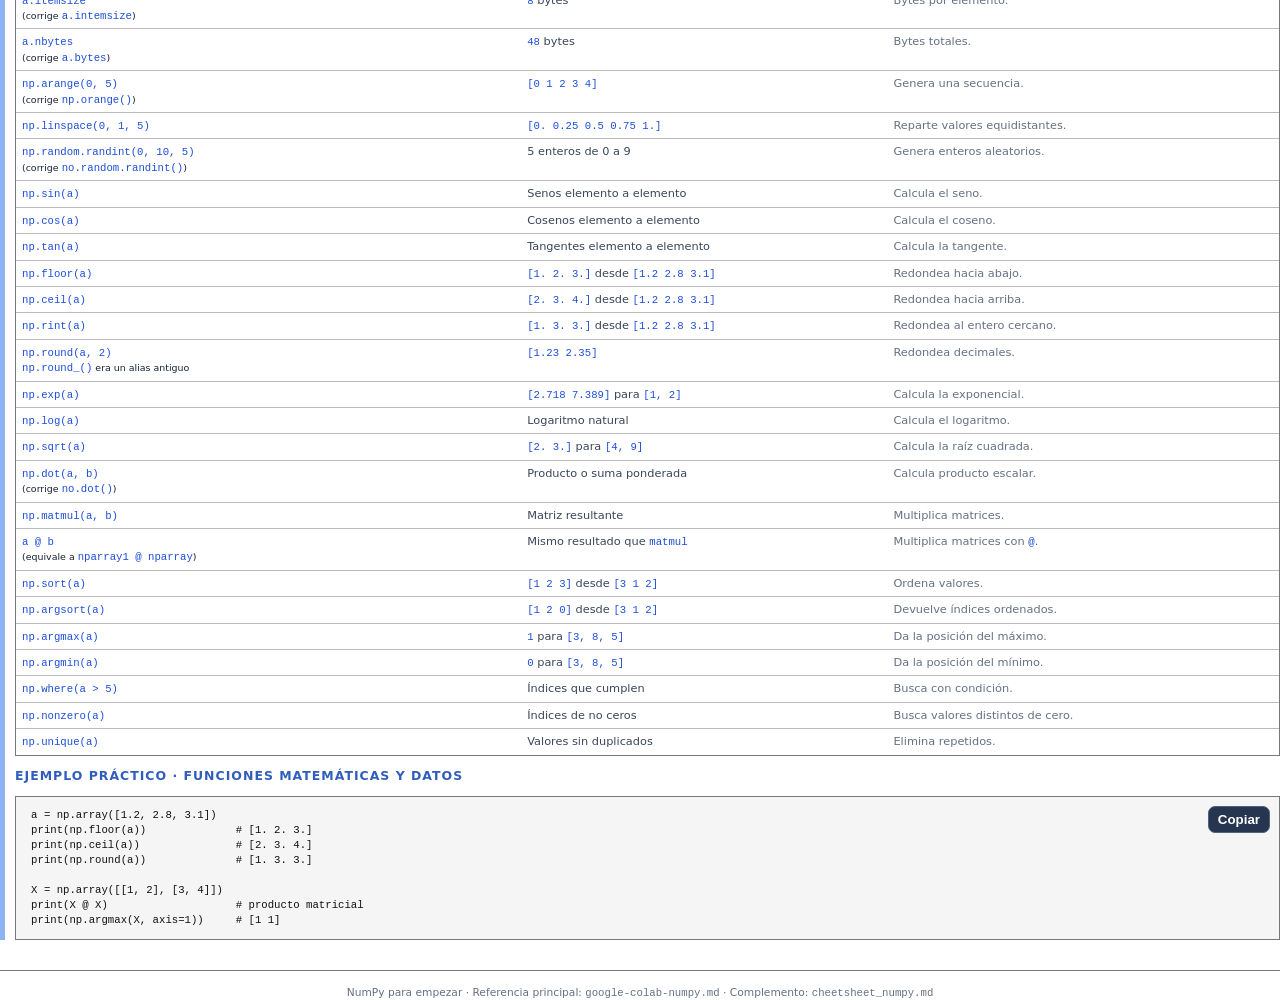
<file: docs/python/NumPy/chuleta/A4-chuletaNumpy.html>
<!doctype html>
<html lang="es">
<head>
<meta charset="utf-8">
<meta name="viewport" content="width=device-width, initial-scale=1">
<title>NumPy · Cheat sheet A4 para imprimir</title>
<style>
:root{--ink:#172033;--muted:#657084;--paper:#f7f9fc;--card:#fff;--line:#e2e8f0;--blue:#3867d6;--blue-soft:#edf3ff;--green:#16845b;--green-soft:#eaf9f2;--orange:#c56b16;--orange-soft:#fff5e8;--purple:#7650b8;--purple-soft:#f4efff;--pink:#c14372;--pink-soft:#fff0f5;--shadow:0 12px 30px rgba(20,32,58,.08)}
*{box-sizing:border-box}body{margin:0;color:var(--ink);background:var(--paper);font:16px/1.55 Inter,ui-sans-serif,system-ui,-apple-system,Segoe UI,sans-serif}
header{padding:64px max(24px,calc((100% - 1180px)/2)) 46px;color:#fff;background:linear-gradient(135deg,#172a5d,#3867d6 58%,#46a5d9)}
.wrap{width:min(1180px,calc(100% - 40px));margin:0 auto}.eyebrow{text-transform:uppercase;letter-spacing:.14em;font-size:.75rem;font-weight:800;opacity:.8}
h1{margin:8px 0 10px;max-width:780px;font-size:clamp(2.2rem,5vw,4.4rem);line-height:1.03;letter-spacing:-.05em}.lead{max-width:720px;margin:0;font-size:1.12rem;opacity:.9}
.toolbar{display:flex;flex-wrap:wrap;gap:10px;align-items:center;margin:28px 0 18px}.toolbar span{color:var(--muted);font-size:.9rem;margin-right:5px}
.filter{cursor:pointer;border:1px solid var(--line);border-radius:999px;background:#fff;color:var(--ink);padding:8px 14px;font-weight:700}.filter:hover,.filter.active{color:#fff;background:var(--blue);border-color:var(--blue)}
.tip{background:#fff9df;border:1px solid #f0dd93;border-radius:16px;padding:15px 18px;margin-bottom:32px}.tip strong{color:#8a6111}
section{margin:42px 0 56px;scroll-margin-top:20px}.section-title{display:flex;align-items:baseline;gap:12px;margin-bottom:8px}h2{margin:0;font-size:1.75rem;letter-spacing:-.03em}.section-title p{margin:0;color:var(--muted)}
.section-label{display:inline-block;padding:4px 9px;border-radius:7px;font-weight:800;font-size:.75rem;text-transform:uppercase;letter-spacing:.08em}
.blue .section-label{color:var(--blue);background:var(--blue-soft)}.green .section-label{color:var(--green);background:var(--green-soft)}.orange .section-label{color:var(--orange);background:var(--orange-soft)}.purple .section-label{color:var(--purple);background:var(--purple-soft)}.pink .section-label{color:var(--pink);background:var(--pink-soft)}
.table-card{background:var(--card);border:1px solid var(--line);border-radius:18px;overflow:hidden;box-shadow:var(--shadow)}table{width:100%;border-collapse:collapse}th{padding:13px 16px;text-align:left;color:var(--muted);background:#f8fafc;font-size:.78rem;text-transform:uppercase;letter-spacing:.08em}td{padding:14px 16px;vertical-align:top;border-top:1px solid var(--line)}td:nth-child(1){width:42%}td:nth-child(2){width:28%;color:#39455a}td:nth-child(3){color:var(--muted)}
code,pre{font-family:"JetBrains Mono","Cascadia Code",Consolas,monospace}td code{color:#1d4ed8;font-size:.91rem;white-space:pre-wrap}.codebox{position:relative;margin-top:18px;color:#e6edf7;background:#172033;border:1px solid #2b3954;border-radius:14px;overflow:auto}.codebox pre{margin:0;padding:22px 18px;min-width:500px;font-size:.9rem;line-height:1.7}.copy{position:absolute;z-index:1;top:9px;right:9px;border:1px solid #53627c;border-radius:7px;padding:5px 9px;background:#263550;color:#fff;cursor:pointer;font-weight:700}.copy:hover{background:var(--blue)}.comment{color:#8b9bb5}.note{margin:10px 0 0;color:var(--muted);font-size:.92rem}footer{margin-top:70px;padding:30px 0 55px;border-top:1px solid var(--line);color:var(--muted);text-align:center}.hidden{display:none}
@media(max-width:700px){header{padding-top:40px}.wrap{width:min(100% - 24px,1180px)}.section-title{display:block}.section-title p{margin-top:5px}.table-card{overflow-x:auto}table{min-width:670px}}@media print{.toolbar,.copy{display:none}body{background:#fff}.table-card{box-shadow:none}section{break-inside:avoid}}

/* Versión de impresión A4 */
@page{size:A4 portrait;margin:14mm 13mm 16mm}
html,body{background:#fff!important}
body{font-size:10pt;line-height:1.35}
header{padding:10mm 0 8mm;color:#111;background:#fff;border-bottom:2px solid #111}
.wrap{width:100%;max-width:none}
.eyebrow{color:#444;font-size:8pt}
h1{margin:3mm 0 2mm;color:#111;font-size:28pt;line-height:1}
.lead{max-width:none;color:#333;font-size:10pt}
.tip{margin:5mm 0 7mm;padding:3mm 4mm;background:#fff;border:1px solid #999;border-radius:0;font-size:9pt}
section{margin:0 0 8mm;padding-top:0;break-inside:avoid;page-break-inside:avoid}
.section-title{gap:7px;margin-bottom:3mm}
h2{font-size:16pt}
.section-title p{font-size:9pt}
.section-label{padding:2px 5px;font-size:7pt;border:1px solid currentColor}
.table-card{box-shadow:none;border:1px solid #777;border-radius:0;overflow:visible}
table{font-size:8.5pt}
th{padding:5px 6px;color:#111;background:#eee;border-bottom:1px solid #777;font-size:7pt}
td{padding:5px 6px;border-top:1px solid #bbb}
td:nth-child(1){width:40%}td:nth-child(2){width:29%}
td code{font-size:8pt}
.codebox{margin-top:3mm;color:#111;background:#f5f5f5;border:1px solid #777;border-radius:0;overflow:visible}
.codebox pre{min-width:0;padding:3mm 4mm;font-size:8pt;line-height:1.4;white-space:pre-wrap}
.comment{color:#555}.kw{color:#7a2500}.str{color:#165b2a}
.note{margin-top:2mm;font-size:8.5pt}
footer{margin-top:3mm;padding:4mm 0 0;border-top:1px solid #777;font-size:8pt}
@media print{section:nth-of-type(1){page-break-after:always}section:nth-of-type(2){page-break-after:always}section:nth-of-type(3){page-break-after:always}section:nth-of-type(4){page-break-after:always}section:nth-of-type(5){page-break-after:always}.tip{break-inside:avoid}}

.example-caption{margin-top:12px;color:#3867d6;font-size:.78rem;font-weight:800;text-transform:uppercase;letter-spacing:.08em}

/* Agrupación suave por color, pensada para imprimir */
section{border-left:5px solid #cbd5e1;padding-left:10px}
.blue{border-left-color:#8eb3f5}.green{border-left-color:#8bcbb0}.orange{border-left-color:#f0bd7d}.purple{border-left-color:#b8a1e2}.pink{border-left-color:#e4a2bb}
.blue .table-card th{background:#edf3ff}.green .table-card th{background:#eef9f4}.orange .table-card th{background:#fff5e8}.purple .table-card th{background:#f5f1ff}.pink .table-card th{background:#fff1f6}
.blue .example-caption{color:#2f5ebd}.green .example-caption{color:#167552}.orange .example-caption{color:#a65b13}.purple .example-caption{color:#6844a2}.pink .example-caption{color:#a43763}
@media print{.example-caption{margin-top:3mm;color:#222!important}.blue .table-card th,.green .table-card th,.orange .table-card th,.purple .table-card th,.pink .table-card th{background:#f1f1f1}}
.blue .table-card th{background:#edf3ff}.blue section{border-left-color:#8eb3f5}</style>
</head>
<body>
<header><div class="wrap"><div class="eyebrow">Python · Google Colab · NumPy</div><h1>La chuleta de NumPy que crece contigo</h1><p class="lead">Ejemplos cortos, progresivos y listos para copiar. Empieza creando arrays y termina filtrando, transformando y analizando datos.</p></div></header>
<main class="wrap">
<div class="tip"><strong>Cómo usarla:</strong> copia el bloque de ejemplo en una celda de Colab y ejecútalo de arriba abajo. En NumPy, los índices empiezan en <code>0</code>.</div>
<section class="blue" data-group="blue"><div class="section-title"><span class="section-label">01 · Arrays</span><h2>Crear y rellenar</h2><p>La base: datos en una o varias dimensiones.</p></div><div class="table-card"><table><thead><tr><th>Código</th><th>Resultado</th><th>Qué hace</th></tr></thead><tbody><tr><td><code>import numpy as np</code></td><td>—</td><td>Importa NumPy.</td></tr><tr><td><code>np.array([1, 2, 3])</code></td><td>[1 2 3]</td><td>Crea un array 1D.</td></tr><tr><td><code>np.array([[1, 2], [3, 4]])</code></td><td>[[1 2]\n [3 4]]</td><td>Crea una matriz 2D.</td></tr><tr><td><code>np.zeros((2, 3))</code></td><td>[[0. 0. 0.]\n [0. 0. 0.]]</td><td>Rellena con ceros.</td></tr><tr><td><code>np.ones((2, 3))</code></td><td>[[1. 1. 1.]\n [1. 1. 1.]]</td><td>Rellena con unos.</td></tr><tr><td><code>np.full((2, 2), 7)</code></td><td>[[7 7]\n [7 7]]</td><td>Rellena con un valor.</td></tr><tr><td><code>np.eye(3)</code></td><td>[[1. 0. 0.]\n [0. 1. 0.]\n [0. 0. 1.]]</td><td>Crea identidad.</td></tr><tr><td><code>np.arange(0, 10, 2)</code></td><td>[0 2 4 6 8]</td><td>Genera una secuencia.</td></tr><tr><td><code>np.linspace(0, 1, 5)</code></td><td>[0.   0.25 0.5  0.75 1.  ]</td><td>Genera valores equiespaciados.</td></tr></tbody></table></div><div class="example-caption">Ejemplo práctico · copia y ejecuta</div><div class="codebox"><pre><code>import numpy as np

ventas = np.array([12, 8, 15, 10])
matriz = np.zeros((2, 3))
semanas = np.arange(1, 5)
print(ventas)
print(semanas)</code></pre></div><p class="note">Ejemplo progresivo: crea datos reales, una plantilla vacía y una secuencia de índices.</p></section>
<section class="green" data-group="green"><div class="section-title"><span class="section-label">02 · Consultar</span><h2>Mirar, indexar y cortar</h2><p>Accede justo a los datos que necesitas.</p></div><div class="table-card"><table><thead><tr><th>Código</th><th>Resultado</th><th>Qué hace</th></tr></thead><tbody><tr><td><code>a[0]</code></td><td>10</td><td>Accede por índice.</td></tr><tr><td><code>a[-1]</code></td><td>40</td><td>Accede desde el final.</td></tr><tr><td><code>a[1:4]</code></td><td>[20 30 40]</td><td>Corta un rango.</td></tr><tr><td><code>m[0, 1]</code></td><td>2</td><td>Accede a una celda.</td></tr><tr><td><code>m[:, 0]</code></td><td>[1 4]</td><td>Selecciona una columna.</td></tr><tr><td><code>a.shape</code> · <code>a.ndim</code></td><td>(4,)</td><td>Consulta forma y ejes.</td></tr><tr><td><code>a.size</code> · <code>a.dtype</code></td><td>4</td><td>Consulta tamaño y tipo.</td></tr></tbody></table></div><div class="example-caption">Ejemplo práctico · copia y ejecuta</div><div class="codebox"><pre><code>a = np.array([10, 20, 30, 40])
m = np.array([[1, 2, 3], [4, 5, 6]])

print(a[0], a[-1])      # 10 40
print(a[1:3])           # [20 30]
print(m[:, 1])           # [2 5]
print(m.shape, m.size)  # (2, 3) 6</code></pre></div></section>
<section class="orange" data-group="orange"><div class="section-title"><span class="section-label">03 · Operar</span><h2>Calcular y resumir</h2><p>Operaciones rápidas sobre todos los elementos.</p></div><div class="table-card"><table><thead><tr><th>Código</th><th>Resultado</th><th>Qué hace</th></tr></thead><tbody><tr><td><code>a + b</code> · <code>a * b</code></td><td>[11 22 33]</td><td>Suma o multiplica arrays.</td></tr><tr><td><code>a * 10</code> · <code>a ** 2</code></td><td>[100 200 300]</td><td>Opera con un escalar.</td></tr><tr><td><code>a.sum()</code> · <code>a.mean()</code></td><td>45 · 11.25</td><td>Resume los datos.</td></tr><tr><td><code>a.max()</code> · <code>a.min()</code></td><td>15 · 8</td><td>Encuentra extremos.</td></tr><tr><td><code>a.std()</code></td><td>2.59…</td><td>Mide dispersión.</td></tr><tr><td><code>m.sum(axis=0)</code> · <code>m.sum(axis=1)</code></td><td>[5 7 9] · [ 6 15]</td><td>Resume por eje.</td></tr><tr><td><code>np.sqrt(a)</code> · <code>np.exp(a)</code></td><td>[1. 2. 3.] · [ 2.718  7.389 20.086]</td><td>Aplica matemáticas.</td></tr></tbody></table></div><div class="example-caption">Ejemplo práctico · copia y ejecuta</div><div class="codebox"><pre><code>precios = np.array([10, 12, 8, 15])

print(precios * 1.21)   # IVA
print(precios.sum())    # total: 45
print(precios.mean())   # media: 11.25
print(precios.max())    # máximo: 15
print(precios.argmax()) # posición: 3</code></pre></div></section>
<section class="green" data-group="green"><div class="section-title"><span class="section-label">04 · Filtrar</span><h2>Condiciones y búsqueda</h2><p>Quédate con los datos que cumplen una regla.</p></div><div class="table-card"><table><thead><tr><th>Código</th><th>Resultado</th><th>Qué hace</th></tr></thead><tbody><tr><td><code>a &gt; 5</code></td><td>[False  True  True]</td><td>Comprueba una condición.</td></tr><tr><td><code>a[a &gt; 5]</code></td><td>[ 7  9 10]</td><td>Filtra valores.</td></tr><tr><td><code>np.where(a &gt; 5, 1, 0)</code></td><td>[0 1 1]</td><td>Convierte una condición.</td></tr><tr><td><code>np.nonzero(a)</code></td><td>(array([1, 2]),)</td><td>Busca posiciones.</td></tr><tr><td><code>np.unique(a)</code></td><td>[1 2 3]</td><td>Elimina duplicados.</td></tr></tbody></table></div><div class="example-caption">Ejemplo práctico · copia y ejecuta</div><div class="codebox"><pre><code>notas = np.array([4, 7, 9, 5, 10])
aprobados = notas[notas &gt;= 5]
etiquetas = np.where(notas &gt;= 5, "aprobado", "suspenso")

print(aprobados) # [ 7  9  5 10]
print(etiquetas)</code></pre></div></section>
<section class="purple" data-group="purple"><div class="section-title"><span class="section-label">05 · Forma y orden</span><h2>Reorganizar arrays</h2><p>Cambia la estructura sin perder los datos.</p></div><div class="table-card"><table><thead><tr><th>Código</th><th>Resultado</th><th>Qué hace</th></tr></thead><tbody><tr><td><code>a.reshape(2, 3)</code></td><td>[[1 2 3]\n [4 5 6]]</td><td>Cambia la forma.</td></tr><tr><td><code>a.flatten()</code></td><td>[1 2 3 4 5 6]</td><td>Aplana una copia.</td></tr><tr><td><code>m.T</code></td><td>[[1 4]\n [2 5]\n [3 6]]</td><td>Transpone una matriz.</td></tr><tr><td><code>np.sort(a)</code></td><td>[10 20 30 40]</td><td>Ordena una copia.</td></tr><tr><td><code>np.argsort(a)</code></td><td>[1 3 0 2]</td><td>Devuelve posiciones.</td></tr><tr><td><code>np.append(a, 7)</code> · <code>np.insert(a, 0, 5)</code></td><td>[1 2 3 7] · [5 1 2 3]</td><td>Añade elementos.</td></tr><tr><td><code>np.delete(a, 0)</code></td><td>[2 3]</td><td>Elimina elementos.</td></tr></tbody></table></div><div class="example-caption">Ejemplo práctico · copia y ejecuta</div><div class="codebox"><pre><code>datos = np.array([30, 10, 40, 20, 50, 60])

m = datos.reshape(2, 3)
print(m)
print(np.sort(datos)) # [10 20 30 40 50 60]
print(m.T)            # filas por columnas</code></pre></div></section>
<section class="pink" data-group="pink"><div class="section-title"><span class="section-label">06 · Aleatorios</span><h2>Datos para probar</h2><p>Muy útiles en simulaciones y aprendizaje automático.</p></div><div class="table-card"><table><thead><tr><th>Código</th><th>Resultado</th><th>Qué hace</th></tr></thead><tbody><tr><td><code>np.random.seed(42)</code></td><td>Sin salida</td><td>Fija la semilla.</td></tr><tr><td><code>np.random.random((2, 3))</code></td><td>[[0.37 0.95 0.73]\n [0.60 0.16 0.16]]</td><td>Genera uniformes.</td></tr><tr><td><code>np.random.rand(3)</code></td><td>3 valores entre 0 y 1</td><td>Genera uniformes 1D.</td></tr><tr><td><code>np.random.randn(3)</code></td><td>3 valores normales</td><td>Genera distribución normal.</td></tr><tr><td><code>np.random.randint(0, 10, 5)</code></td><td>[6 3 7 4 6]</td><td>Genera enteros.</td></tr></tbody></table></div><div class="example-caption">Ejemplo práctico · copia y ejecuta</div><div class="codebox"><pre><code>np.random.seed(42)

edades = np.random.randint(18, 66, 5)
ruido = np.random.random(5)
print(edades)
print(ruido)
print(edades.mean())</code></pre></div></section>

<section class="blue" data-group="blue"><div class="section-title"><span class="section-label">07 · Referencia completa</span><h2>Funciones y atributos frecuentes</h2><p>Incluye los elementos de tus apuntes, con correcciones para que sean ejecutables.</p></div><div class="table-card"><table><thead><tr><th>Código</th><th>Resultado</th><th>Qué hace</th></tr></thead><tbody>
<tr><td><code>np.zeros((2, 3))</code></td><td><code>[[0. 0. 0.]<br> [0. 0. 0.]]</code></td><td>Crea una matriz de ceros.</td></tr>
<tr><td><code>np.ones((2, 3))</code></td><td><code>[[1. 1. 1.]<br> [1. 1. 1.]]</code></td><td>Crea una matriz de unos.</td></tr>
<tr><td><code>np.eye(3)</code></td><td>Identidad 3 × 3</td><td>Crea una diagonal de unos.</td></tr>
<tr><td><code>np.random.random((2, 3))</code></td><td>6 valores entre 0 y 1</td><td>Genera valores uniformes.</td></tr>
<tr><td><code>a.ndim</code></td><td><code>2</code></td><td>Cuenta los ejes.</td></tr>
<tr><td><code>a.shape</code></td><td><code>(2, 3)</code></td><td>Devuelve la forma.</td></tr>
<tr><td><code>a.size</code></td><td><code>6</code></td><td>Cuenta elementos.</td></tr>
<tr><td><code>a.dtype</code></td><td><code>int64</code></td><td>Indica el tipo.</td></tr>
<tr><td><code>a.itemsize</code><br><small>(corrige <code>a.intemsize</code>)</small></td><td><code>8</code> bytes</td><td>Bytes por elemento.</td></tr>
<tr><td><code>a.nbytes</code><br><small>(corrige <code>a.bytes</code>)</small></td><td><code>48</code> bytes</td><td>Bytes totales.</td></tr>
<tr><td><code>np.arange(0, 5)</code><br><small>(corrige <code>np.orange()</code>)</small></td><td><code>[0 1 2 3 4]</code></td><td>Genera una secuencia.</td></tr>
<tr><td><code>np.linspace(0, 1, 5)</code></td><td><code>[0. 0.25 0.5 0.75 1.]</code></td><td>Reparte valores equidistantes.</td></tr>
<tr><td><code>np.random.randint(0, 10, 5)</code><br><small>(corrige <code>no.random.randint()</code>)</small></td><td>5 enteros de 0 a 9</td><td>Genera enteros aleatorios.</td></tr>
<tr><td><code>np.sin(a)</code></td><td>Senos elemento a elemento</td><td>Calcula el seno.</td></tr>
<tr><td><code>np.cos(a)</code></td><td>Cosenos elemento a elemento</td><td>Calcula el coseno.</td></tr>
<tr><td><code>np.tan(a)</code></td><td>Tangentes elemento a elemento</td><td>Calcula la tangente.</td></tr>
<tr><td><code>np.floor(a)</code></td><td><code>[1. 2. 3.]</code> desde <code>[1.2 2.8 3.1]</code></td><td>Redondea hacia abajo.</td></tr>
<tr><td><code>np.ceil(a)</code></td><td><code>[2. 3. 4.]</code> desde <code>[1.2 2.8 3.1]</code></td><td>Redondea hacia arriba.</td></tr>
<tr><td><code>np.rint(a)</code></td><td><code>[1. 3. 3.]</code> desde <code>[1.2 2.8 3.1]</code></td><td>Redondea al entero cercano.</td></tr>
<tr><td><code>np.round(a, 2)</code><br><small><code>np.round_()</code> era un alias antiguo</small></td><td><code>[1.23 2.35]</code></td><td>Redondea decimales.</td></tr>
<tr><td><code>np.exp(a)</code></td><td><code>[2.718 7.389]</code> para <code>[1, 2]</code></td><td>Calcula la exponencial.</td></tr>
<tr><td><code>np.log(a)</code></td><td>Logaritmo natural</td><td>Calcula el logaritmo.</td></tr>
<tr><td><code>np.sqrt(a)</code></td><td><code>[2. 3.]</code> para <code>[4, 9]</code></td><td>Calcula la raíz cuadrada.</td></tr>
<tr><td><code>np.dot(a, b)</code><br><small>(corrige <code>no.dot()</code>)</small></td><td>Producto o suma ponderada</td><td>Calcula producto escalar.</td></tr>
<tr><td><code>np.matmul(a, b)</code></td><td>Matriz resultante</td><td>Multiplica matrices.</td></tr>
<tr><td><code>a @ b</code><br><small>(equivale a <code>nparray1 @ nparray</code>)</small></td><td>Mismo resultado que <code>matmul</code></td><td>Multiplica matrices con <code>@</code>.</td></tr>
<tr><td><code>np.sort(a)</code></td><td><code>[1 2 3]</code> desde <code>[3 1 2]</code></td><td>Ordena valores.</td></tr>
<tr><td><code>np.argsort(a)</code></td><td><code>[1 2 0]</code> desde <code>[3 1 2]</code></td><td>Devuelve índices ordenados.</td></tr>
<tr><td><code>np.argmax(a)</code></td><td><code>1</code> para <code>[3, 8, 5]</code></td><td>Da la posición del máximo.</td></tr>
<tr><td><code>np.argmin(a)</code></td><td><code>0</code> para <code>[3, 8, 5]</code></td><td>Da la posición del mínimo.</td></tr>
<tr><td><code>np.where(a &gt; 5)</code></td><td>Índices que cumplen</td><td>Busca con condición.</td></tr>
<tr><td><code>np.nonzero(a)</code></td><td>Índices de no ceros</td><td>Busca valores distintos de cero.</td></tr>
<tr><td><code>np.unique(a)</code></td><td>Valores sin duplicados</td><td>Elimina repetidos.</td></tr>
</tbody></table></div><div class="example-caption">Ejemplo práctico · funciones matemáticas y datos</div><div class="codebox"><button class="copy">Copiar</button><pre><code>a = np.array([1.2, 2.8, 3.1])
print(np.floor(a))              # [1. 2. 3.]
print(np.ceil(a))               # [2. 3. 4.]
print(np.round(a))              # [1. 3. 3.]

X = np.array([[1, 2], [3, 4]])
print(X @ X)                    # producto matricial
print(np.argmax(X, axis=1))     # [1 1]</code></pre></div></section>

<footer>NumPy para empezar · Referencia principal: <code>google-colab-numpy.md</code> · Complemento: <code>cheetsheet_numpy.md</code></footer>
</main>

</body>
</html>
</file>
<file: docs/python/assets/styles.css>
:root {
  --bg: #f7f8f4;
  --paper: #fff;
  --ink: #172329;
  --muted: #647477;
  --line: #dce4de;
  --forest: #145a45;
  --accent: #cfe672;
  --sidebar: #102f2a;
  --sidebar-text: #ecf4eb;
  --page-bg: #f7f8f4;
  --surface: #fff;
  --surface-soft: #f8faf7;
  --text: #172329;
  --body-text: #2d3e40;
  --muted-text: #647477;
  --border: #dce4de;
  --accent-ink: #145a45;
  --link: #0b7054;
  --wash-start: #e4f3de;
  --wash-end: #f7f8f4;
  --ui-font: Inter, ui-sans-serif, -apple-system, BlinkMacSystemFont, "Segoe UI", sans-serif;
  --reading-font: var(--ui-font);
  --code-font: ui-monospace, SFMono-Regular, Menlo, Consolas, monospace;
  --reading-scale: 1;
  color-scheme: light;
  font-family: var(--ui-font);
  color: var(--ink);
  background: var(--bg);
}
:root[data-theme="dark"] {
  color-scheme: dark;
  --bg: #101a18;
  --paper: #172522;
  --ink: #e8eee8;
  --muted: #aab9b1;
  --line: #344640;
  --forest: #8ec7a5;
  --page-bg: #101a18;
  --surface: #172522;
  --surface-soft: #202f2a;
  --text: #e8eee8;
  --body-text: #d0dcd4;
  --muted-text: #aab9b1;
  --border: #344640;
  --accent-ink: #9ad8b2;
  --link: #9cd8b5;
  --wash-start: #17372c;
  --wash-end: #101a18;
}
* { box-sizing: border-box; }
html { min-width: 320px; scroll-behavior: smooth; }
body { min-width: 320px; min-height: 100vh; margin: 0; background: var(--page-bg); color: var(--text); font-family: var(--ui-font); }
a { color: inherit; }
button, input, select { font: inherit; }
button, summary, select { cursor: pointer; }
[hidden] { display: none !important; }
:focus-visible { outline: 3px solid #87b929; outline-offset: 3px; }
.skip-link { position: fixed; z-index: 100; top: -70px; left: 16px; padding: 12px 16px; border-radius: 8px; background: var(--surface); color: var(--accent-ink); }
.skip-link:focus { top: 12px; }
.app-shell { display: grid; grid-template-columns: 282px minmax(0, 1fr); min-height: 100vh; }
.app-shell.sidebar-collapsed { grid-template-columns: minmax(0, 1fr); }
.app-shell.sidebar-collapsed .sidebar { display: none; }
.sidebar { position: sticky; top: 0; z-index: 20; display: flex; flex-direction: column; min-width: 0; height: 100vh; overflow-y: auto; padding: 18px 16px 21px; background: var(--sidebar); color: var(--sidebar-text); scrollbar-color: #42645a transparent; }
.sidebar-toggle-icon { width: 20px; height: 20px; flex: 0 0 20px; }
.sidebar-content { display: flex; flex: 1; flex-direction: column; min-height: 0; }
.brand { display: flex; align-items: center; gap: 12px; padding: 4px 10px 22px; border-bottom: 1px solid rgba(255,255,255,.14); }
.brand-mark { display: grid; flex: 0 0 43px; place-items: center; width: 43px; height: 43px; padding-right: 3px; border-radius: 13px; background: var(--accent); color: #173e29; font-size: 18px; font-weight: 800; letter-spacing: -.12em; }
.brand strong { display: block; color: var(--sidebar-text); font-size: 18px; letter-spacing: -.05em; line-height: 1.2; }
.brand strong span { color: var(--accent); }
.brand small { display: block; margin-top: 4px; color: #a9beb4; font-size: 11px; letter-spacing: .02em; }
.sidebar-intro { padding: 22px 12px 14px; }
.eyebrow { font-size: 10px; font-weight: 800; letter-spacing: .16em; }
.sidebar-intro .eyebrow { color: var(--accent); }
.sidebar-intro p { margin: 8px 0 0; color: #c5d6cd; font-size: 14px; line-height: 1.5; }
.search-label { display: block; padding: 8px 11px 7px; color: #b8ccc1; font-size: 11px; font-weight: 700; }
.search { width: 100%; margin-bottom: 12px; padding: 11px 12px; border: 1px solid #45645a; border-radius: 10px; outline: none; background: #1c4036; color: #fff; font-size: 13px; }
.search::placeholder { color: #b4c7bc; }
.search:focus { border-color: var(--accent); box-shadow: 0 0 0 3px rgba(207,230,114,.15); }
.nav-group { margin: 14px 0 7px; }
.nav-group h2 { margin: 0 11px 8px; color: #a9beb4; font-size: 10px; text-transform: uppercase; letter-spacing: .15em; }
.nav-group a { display: flex; align-items: center; gap: 11px; min-height: 39px; margin: 3px 0; padding: 8px 11px; border-radius: 9px; color: #e3eee6; text-decoration: none; font-size: 13px; font-weight: 540; transition: background .15s, transform .15s; }
.nav-group a:hover { transform: translateX(2px); background: #21483c; }
.nav-group a.active { background: #d5eab7; color: #17382b; font-weight: 760; }
.nav-icon { width: 17px; color: #b9d2ba; text-align: center; font-size: 16px; }
.nav-group a.active .nav-icon { color: #31634b; }
.sidebar-foot { display: flex; align-items: center; gap: 9px; margin-top: auto; padding: 22px 11px 4px; color: #a7c1ae; font-size: 11px; line-height: 1.4; }
.status-dot { flex: 0 0 7px; width: 7px; height: 7px; border-radius: 50%; background: var(--accent); box-shadow: 0 0 0 4px rgba(207,230,114,.12); }
.main { min-width: 0; background: var(--page-bg); }
.topbar { position: sticky; top: 0; z-index: 10; display: flex; min-height: 60px; align-items: center; gap: 12px; padding: 6px 24px; border-bottom: 1px solid color-mix(in srgb, var(--border) 72%, transparent); background: color-mix(in srgb, var(--surface) 82%, transparent); -webkit-backdrop-filter: blur(14px); backdrop-filter: blur(14px); }
.desktop-sidebar-toggle { display: grid; flex: 0 0 36px; width: 36px; height: 36px; place-content: center; padding: 7px; }
.desktop-sidebar-toggle .sidebar-toggle-icon { width: 20px; height: 20px; color: var(--forest); }
.desktop-sidebar-toggle .sidebar-toggle-arrow { transition: transform .18s; }
.app-shell.sidebar-collapsed .sidebar-toggle-arrow { transform: rotate(180deg); transform-origin: center; }
.desktop-sidebar-toggle:hover { background: color-mix(in srgb, var(--forest) 8%, var(--surface)); }
.breadcrumbs { display: flex; flex: 1 1 auto; align-items: center; gap: 11px; min-width: 0; color: var(--muted-text); font-size: 12px; }
.breadcrumbs a { overflow: hidden; color: var(--text); font-weight: 650; text-decoration: none; text-overflow: ellipsis; white-space: nowrap; }
.breadcrumbs a:hover { color: var(--accent-ink); }
.slash { color: var(--muted-text); }
.topbar-meta { display: flex; flex: 0 1 auto; align-items: center; justify-content: flex-end; gap: 13px; min-width: 0; margin-left: auto; color: var(--muted-text); font-size: 11px; white-space: nowrap; }
.source-file { max-width: min(34vw, 360px); overflow: hidden; color: var(--accent-ink); text-decoration: underline; text-decoration-color: var(--border); text-overflow: ellipsis; text-underline-offset: 3px; }
.source-file:hover { text-decoration-color: currentColor; }
.appearance-menu { position: relative; flex: 0 0 auto; color: var(--text); }
.appearance-menu > summary { list-style: none; padding: 8px 11px; border: 1px solid var(--border); border-radius: 8px; background: var(--surface); color: var(--text); font-size: 11px; font-weight: 650; }
.appearance-menu > summary::-webkit-details-marker { display: none; }
.appearance-menu > summary::after { display: inline-block; width: 6px; height: 6px; margin: 0 0 2px 8px; border-right: 1.5px solid currentColor; border-bottom: 1.5px solid currentColor; content: ""; transform: rotate(45deg); }
.appearance-menu[open] > summary::after { transform: rotate(225deg); }
.appearance-panel { position: absolute; z-index: 30; top: calc(100% + 9px); right: 0; display: grid; gap: 12px; width: min(310px, calc(100vw - 24px)); max-height: min(78dvh, 650px); overflow-y: auto; padding: 18px; border: 1px solid var(--border); border-radius: 12px; background: var(--surface); color: var(--text); box-shadow: 0 4px 10px rgba(23,35,41,.04), 0 18px 48px rgba(23,35,41,.12); white-space: normal; font-family: var(--ui-font); }
.sidebar-scrim[hidden] { display: none; }
:root[data-theme="dark"] .markdown-body h2 { border-color: var(--border); }
:root[data-theme="dark"] .markdown-body li::marker { color: #98c59f; }
:root[data-theme="dark"] .markdown-body strong { color: var(--text); }
:root[data-theme="dark"] .markdown-body a { color: var(--link); }
:root[data-theme="dark"] .markdown-body a:hover { color: var(--accent-ink); }
:root[data-theme="dark"] .markdown-body :not(pre) > code { background: var(--surface-soft); color: var(--accent-ink); }
:root[data-theme="dark"] .markdown-body blockquote,
:root[data-theme="dark"] .markdown-body details.exercise-hint { border-color: var(--border); background: var(--surface-soft); }
:root[data-theme="dark"] .markdown-body details.exercise-hint summary { color: var(--accent-ink); }
:root[data-theme="dark"] .markdown-body th { border-color: var(--border); background: var(--surface-soft); color: var(--text); }
:root[data-theme="dark"] .markdown-body td { border-color: var(--border); }
:root[data-theme="dark"] .markdown-body tr:nth-child(even) td { background: var(--surface-soft); }
:root[data-theme="dark"] .toc { border-color: var(--border); }
:root[data-theme="dark"] .toc h2,
:root[data-theme="dark"] .toc a { color: var(--muted-text); }
:root[data-theme="dark"] .lesson-pager { border-color: var(--border); }
:root[data-theme="dark"] .lesson-pager a { border-color: var(--border); background: var(--surface); color: var(--text); }
:root[data-theme="dark"] .error-card { border-color: #734c46; background: #302321; }
:root[data-contrast="high"] { --muted-text: var(--text); --border: currentColor; }
:root[data-contrast="high"] .markdown-body { color: var(--text); }
:root[data-contrast="high"] .markdown-body a { text-decoration: underline; text-decoration-thickness: 2px; }
:root[data-links="normal"] .markdown-body a { text-decoration: none; }
:root[data-reading="spacious"] .markdown-body { line-height: 2; letter-spacing: .015em; }
:root[data-motion="reduced"] *,
:root[data-motion="reduced"] *::before,
:root[data-motion="reduced"] *::after { scroll-behavior: auto !important; animation-duration: .01ms !important; transition-duration: .01ms !important; }
:root[data-style="literatura"] {
  --ui-font: Georgia, "Times New Roman", serif;
  --reading-font: Georgia, "Times New Roman", serif;
  --code-font: ui-monospace, SFMono-Regular, Menlo, Consolas, monospace;
}
:root[data-style="programacion"] {
  --ui-font: ui-monospace, SFMono-Regular, Menlo, Consolas, monospace;
  --reading-font: ui-monospace, SFMono-Regular, Menlo, Consolas, monospace;
  --code-font: ui-monospace, SFMono-Regular, Menlo, Consolas, monospace;
}
:root[data-style="pop-culture"] {
  --ui-font: Inter, ui-sans-serif, -apple-system, BlinkMacSystemFont, "Segoe UI", sans-serif;
  --reading-font: var(--ui-font);
  --accent: #ffdc53;
}
:root[data-style="literatura"]:not([data-theme="dark"]) {
  --page-bg: #f3ecdd;
  --surface: #fffaf0;
  --surface-soft: #f8f0e1;
  --text: #34281f;
  --body-text: #49392d;
  --muted-text: #766453;
  --border: #ddcdb3;
  --line: #ddcdb3;
  --forest: #67472f;
  --accent-ink: #67472f;
  --link: #75451f;
  --sidebar: #34271f;
  --sidebar-text: #fbf2e3;
  --wash-start: #e8d7b9;
  --wash-end: #f3ecdd;
}
:root[data-style="programacion"]:not([data-theme="dark"]) {
  --page-bg: #edf3f5;
  --surface: #f9fcfd;
  --surface-soft: #e6eef1;
  --text: #14272f;
  --body-text: #253b43;
  --muted-text: #526970;
  --border: #c3d2d7;
  --line: #c3d2d7;
  --forest: #087e78;
  --accent-ink: #087e78;
  --link: #006a8b;
  --sidebar: #111d24;
  --sidebar-text: #e2f2f3;
  --wash-start: #d8ebed;
  --wash-end: #edf3f5;
}
:root[data-style="pop-culture"]:not([data-theme="dark"]) {
  --page-bg: #fff4fb;
  --surface: #fffafd;
  --surface-soft: #fce8f4;
  --text: #32143e;
  --body-text: #41244b;
  --muted-text: #765981;
  --border: #edc8e5;
  --line: #edc8e5;
  --forest: #9c247a;
  --accent-ink: #9c247a;
  --link: #941a9f;
  --sidebar: #271239;
  --sidebar-text: #fff0fd;
  --accent: #ffdf56;
  --wash-start: #ffd9ef;
  --wash-end: #fff4fb;
}
:root[data-style="pop-culture"][data-theme="dark"] {
  --forest: #ff7ccc;
  --accent-ink: #ff9bdd;
  --link: #f4a7ff;
  --accent: #ffdc53;
  --sidebar: #1a0b2a;
  --sidebar-text: #fff0fd;
  --wash-start: #472047;
  --wash-end: #10101d;
}
:root[data-style="literatura"] .markdown-body h1,
:root[data-style="literatura"] .markdown-body h2,
:root[data-style="literatura"] .markdown-body h3 {
  letter-spacing: 0;
  font-variant: small-caps;
}
:root[data-style="literatura"] .markdown-body h2 { border-top-style: double; }
:root[data-style="literatura"] .code-block,
:root[data-style="literatura"] .lesson-pager a { border-radius: 2px; }
:root[data-style="literatura"] .markdown-body > h1:first-of-type {
  border: 1px double #a98e62;
  border-radius: 2px;
  background: transparent;
}
:root[data-style="literatura"] .appearance-panel { border-radius: 2px; }
.appearance-heading { font-size: 14px; font-weight: 650; letter-spacing: -.015em; }
.appearance-field { display: grid; gap: 8px; }
.appearance-panel label, .text-size-control > span { color: var(--muted-text); font-size: 12px; font-weight: 500; line-height: 1.4; }
.appearance-panel select, .text-size-buttons button, .theme-toggle { min-height: 38px; border: 1px solid var(--border); border-radius: 8px; background: var(--surface); color: var(--text); font: inherit; }
.appearance-panel select { width: 100%; padding: 8px 10px; font-size: 13px; cursor: pointer; }
.text-size-control { display: flex; align-items: center; justify-content: space-between; gap: 10px; }
.text-size-buttons { display: flex; flex: 0 0 auto; align-items: center; gap: 0; border: 1px solid var(--border); border-radius: 8px; overflow: hidden; }
.text-size-buttons button { min-width: 32px; min-height: 34px; padding: 4px 6px; border: 0; border-radius: 0; font-size: 12px; font-weight: 600; }
.text-size-buttons output { min-width: 43px; text-align: center; font-size: 11px; font-variant-numeric: tabular-nums; color: var(--muted-text); }
.text-size-buttons button:disabled { opacity: .35; cursor: not-allowed; }
.text-size-buttons button:focus-visible { outline-offset: -3px; }
.theme-toggle { padding: 9px 12px; font-size: 12px; font-weight: 500; }
.theme-toggle:hover, .text-size-buttons button:not(:disabled):hover { background: color-mix(in srgb, var(--forest) 7%, var(--surface)); }
.accessibility-options { display: grid; gap: 0; min-width: 0; margin: 2px 0 0; padding: 10px 0 0; border: 0; border-top: 1px solid var(--border); }
.accessibility-options legend { padding: 0 10px 0 0; color: var(--muted-text); font-size: 10px; font-weight: 650; letter-spacing: .08em; text-transform: uppercase; }
.accessibility-options label { display: flex; flex-direction: row-reverse; justify-content: space-between; align-items: center; gap: 16px; min-height: 40px; color: var(--text); font-size: 12px; cursor: pointer; }
.accessibility-options input { appearance: none; position: relative; flex: 0 0 30px; width: 30px; height: 18px; margin: 0; border: 1px solid var(--muted-text); border-radius: 20px; background: color-mix(in srgb, var(--muted-text) 12%, var(--surface)); cursor: pointer; transition: background .16s; }
.accessibility-options input::before { content: ""; position: absolute; width: 10px; height: 10px; top: 3px; left: 3px; border-radius: 50%; background: var(--muted-text); transition: transform .16s; }
.accessibility-options input:checked { background: var(--forest); border-color: var(--forest); }
.accessibility-options input:checked::before { background: var(--surface); transform: translateX(12px); }
@media (forced-colors: active) { .accessibility-options input { appearance: auto; } .accessibility-options input::before { display: none; } }
.menu-button { display: grid; place-content: center; gap: 4px; flex: 0 0 38px; width: 38px; height: 38px; border: 1px solid var(--border); border-radius: 9px; background: var(--surface); padding: 9px; }
.menu-button span { display: block; width: 18px; height: 2px; background: var(--forest); margin: 0; border-radius: 2px; }
.mobile-menu-button { display: none; }
.page-wrap { min-height: calc(100vh - 68px); max-width: 1450px; padding: 34px 44px 100px; margin: 0 auto; scroll-margin-top: 76px; background: linear-gradient(180deg, var(--wash-start), var(--wash-end) 680px); }
.reading-layout { display: grid; grid-template-columns: minmax(0, 780px) minmax(155px, 210px); gap: clamp(30px, 4vw, 80px); align-items: start; margin-top: 42px; }
.reading-column { min-width: 0; }
.lesson-kicker { display: flex; align-items: center; gap: 10px; color: var(--forest); font-size: 10px; font-weight: 800; letter-spacing: .18em; }
.kicker-line { display: block; width: 27px; height: 2px; background: #8abb55; }
.markdown-body { min-height: 220px; font-family: var(--reading-font); font-size: calc(15px * var(--reading-scale)); line-height: 1.76; color: var(--body-text); overflow-wrap: break-word; }
.markdown-body > :first-child { margin-top: 0; }
.markdown-body h1, .markdown-body h2, .markdown-body h3 { color: var(--accent-ink); line-height: 1.25; letter-spacing: -.035em; scroll-margin-top: 88px; }
.markdown-body h1 { font-size: clamp(calc(30px * var(--reading-scale)), 3vw, calc(40px * var(--reading-scale))); margin: 0 0 24px; }
.markdown-body > h1:first-of-type {
  width: fit-content;
  max-width: 100%;
  padding: 4px 0 8px;
  border: 0;
  border-radius: 0;
  background-image: linear-gradient(105deg, #145a45 12%, #6caa5d 75%, #90b954);
  background-clip: text;
  -webkit-background-clip: text;
  color: transparent;
  -webkit-text-fill-color: transparent;
}
:root[data-theme="dark"] .markdown-body > h1:first-of-type { background-image: linear-gradient(105deg, #8ec7a5 12%, #bde77b 75%, #d3e971); }
:root[data-style="literatura"] .markdown-body > h1:first-of-type {
  border: 1px double #a98e62;
  border-radius: 2px;
  background: transparent;
  color: var(--accent-ink);
  -webkit-text-fill-color: currentColor;
}
.markdown-body h2 { font-size: calc(23px * var(--reading-scale)); margin: 43px 0 13px; padding-top: 7px; border-top: 1px solid #e0e7e0; }
.markdown-body h3 { font-size: calc(18px * var(--reading-scale)); margin: 28px 0 10px; }
.markdown-body p { margin: 0 0 17px; }
.markdown-body ul, .markdown-body ol { padding-left: 23px; margin: 10px 0 20px; }
.markdown-body li { padding-left: 3px; margin: 7px 0; }
.markdown-body li::marker { color: #468666; }
.markdown-body strong { color: #1d3e33; font-weight: 720; }
.markdown-body a { color: #0b7054; text-decoration-thickness: 1px; text-underline-offset: 3px; }
.markdown-body a:hover { color: #094b39; }
.markdown-body :not(pre) > code { background: #eaf1e8; color: #245642; padding: 2px 5px; border-radius: 4px; font: .88em var(--code-font); }
.code-block { overflow: hidden; margin: 19px 0 25px; border-radius: 12px; background: #172d2b; color: #f3f7f1; }
.code-toolbar { display: flex; justify-content: flex-end; align-items: center; gap: 12px; min-height: 42px; padding: 8px 12px 0; }
.copy-code { padding: 5px 10px; border: 1px solid #57736b; border-radius: 6px; background: #24433d; color: #f3f7f1; font-size: 11px; line-height: 1.4; }
.copy-code:hover { background: #31564c; }
.code-copy-status { color: #d7e8d9; font-size: 11px; line-height: 1.4; }
.markdown-body pre { background: transparent; color: inherit; padding: 10px 20px 18px; border-radius: 0; overflow-x: auto; font: calc(12.5px * var(--reading-scale))/1.6 var(--code-font); margin: 0; tab-size: 4; }
.markdown-body pre code { color: inherit; background: transparent; }
.syntax-keyword { color: #d7a7ff; font-weight: 650; }
.syntax-string { color: #b8df8c; }
.syntax-number, .syntax-constant { color: #ffc879; }
.syntax-builtin { color: #83d7dc; }
.syntax-comment { color: #9aafa5; font-style: italic; }
.syntax-operator { color: #f1c27a; }
.markdown-body blockquote { margin: 22px 0; padding: 12px 19px; border-left: 4px solid #94bb67; background: #eff6ec; border-radius: 0 8px 8px 0; }
.markdown-body blockquote p:last-child { margin-bottom: 0; }
.markdown-body details.exercise-hint { margin: 10px 0 20px; padding: 10px 14px; border: 1px solid #d8e5d5; border-radius: 9px; background: #f3f7ef; }
.markdown-body details.exercise-hint summary { color: #245642; font-weight: 700; cursor: pointer; }
.markdown-body details.exercise-hint[open] summary { margin-bottom: 8px; }
.markdown-body details.exercise-hint p { margin-bottom: 0; }
.markdown-body img { max-width: 100%; height: auto; border-radius: 10px; }
.markdown-body .library-logo { display: block; width: auto; max-width: min(180px, 100%); max-height: 85px; object-fit: contain; object-position: left center; border-radius: 0; }
.markdown-body .library-logo--page { margin: 1px 0 21px; }
.markdown-body .library-logo--section { max-height: 55px; margin: 5px 0 18px; }
.table-scroll { max-width: 100%; overflow-x: auto; margin: 19px 0 27px; }
.table-scroll:focus-visible { outline-offset: 2px; }
.table-hint { display: none; }
.markdown-body table { width: max-content; border-collapse: collapse; font-size: calc(13px * var(--reading-scale)); line-height: 1.5; }
.markdown-body th, .markdown-body td { border: 1px solid #d5e1d9; padding: 9px 11px; text-align: left; vertical-align: top; }
.markdown-body th { background: #eaf3e9; color: #214b39; font-weight: 700; }
.markdown-body tr:nth-child(even) td { background: #f8faf7; }
.markdown-body hr { border: 0; border-top: 1px solid var(--line); margin: 32px 0; }
.loading { color: var(--muted); padding: 25px 0; }
.toc { position: sticky; top: 32px; border-left: 1px solid var(--line); padding: 4px 0 0 18px; }
.toc h2 { margin: 0 0 13px; color: #61746a; font-size: 11px; text-transform: uppercase; letter-spacing: .14em; }
.toc a { display: block; padding: 7px 0; color: #687b75; font-size: 12px; line-height: 1.45; text-decoration: none; }
.toc a:hover { color: var(--forest); }
.toc a.toc-sub { padding-left: 10px; font-size: 11px; }
.lesson-pager { display: flex; justify-content: space-between; gap: 14px; margin-top: 48px; padding-top: 24px; border-top: 1px solid var(--line); }
.lesson-pager a { display: flex; flex-direction: column; gap: 5px; min-width: 0; padding: 15px 19px; border: 1px solid #cdded0; border-radius: 11px; color: var(--ink); text-decoration: none; background: #fff; transition: border-color .15s, transform .15s; }
.lesson-pager a:last-child { margin-left: auto; text-align: right; }
.lesson-pager a:hover { border-color: #84b297; transform: translateY(-2px); }
.lesson-pager a span { color: var(--muted); font-size: 11px; }
.lesson-pager a strong { font-size: 14px; }
.error-card { border: 1px solid #e9c8c4; background: #fff8f5; border-radius: 12px; padding: 23px; margin-top: 20px; }
.error-card h1 { font-size: 23px; }
.error-card button { background: var(--forest); color: white; border: 0; border-radius: 8px; padding: 9px 15px; }
@media (max-width: 1180px) { .reading-layout { grid-template-columns: minmax(0, 1fr); } .toc { display: none; } }
@media (max-width: 1120px) {
  .topbar { gap: 10px; padding-inline: 20px; }
  .source-file { display: none; }
}
@media (max-width: 800px) {
  .app-shell { display: block; }
  .sidebar { position: fixed; left: 0; top: 0; width: min(310px, 86vw); height: 100dvh; padding: 18px 16px 21px; transform: translateX(-100%); transition: transform .2s; box-shadow: 15px 0 35px rgba(0,0,0,.15); }
  .app-shell.sidebar-collapsed { display: block; }
  .app-shell.sidebar-collapsed .sidebar { display: flex; }
  .sidebar.open { transform: translateX(0); }
  .sidebar-scrim:not([hidden]) { display: block; position: fixed; inset: 0; background: rgba(9,32,28,.48); z-index: 15; }
  .desktop-sidebar-toggle { display: none; }
  .mobile-menu-button { display: grid; }
  .topbar { min-height: 54px; gap: 10px; padding: 5px 12px; flex-wrap: nowrap; }
  .breadcrumbs { gap: 7px; flex: 1 1 auto; font-size: 11px; }
  .topbar-meta { flex: 0 0 auto; min-width: 0; margin-left: 0; gap: 8px; font-size: 10px; }
  .chapter-count { display: none; }
  .appearance-menu > summary { padding: 7px 8px; }
  .appearance-panel { position: fixed; top: 68px; right: 10px; }
  .page-wrap { padding: 20px 20px 60px; }
  .reading-layout { margin-top: 32px; }
}
@media (max-width: 480px) {
  .breadcrumbs .course-name, .breadcrumbs .slash { display: none; }
  .reading-time { display: none; }
  .markdown-body { font-size: calc(14px * var(--reading-scale)); }
  .markdown-body h1 { font-size: calc(29px * var(--reading-scale)); }
  .markdown-body h2 { font-size: calc(21px * var(--reading-scale)); }
  .table-hint { display: block; margin: 16px 0 -12px !important; color: var(--muted); font-size: 12px; }
  .lesson-pager { flex-direction: column; }
  .lesson-pager a:last-child { margin-left: 0; }
}
@media (prefers-reduced-motion: reduce) { html { scroll-behavior: auto; } *, *::before, *::after { transition-duration: .01ms !important; animation-duration: .01ms !important; } }
</file>
